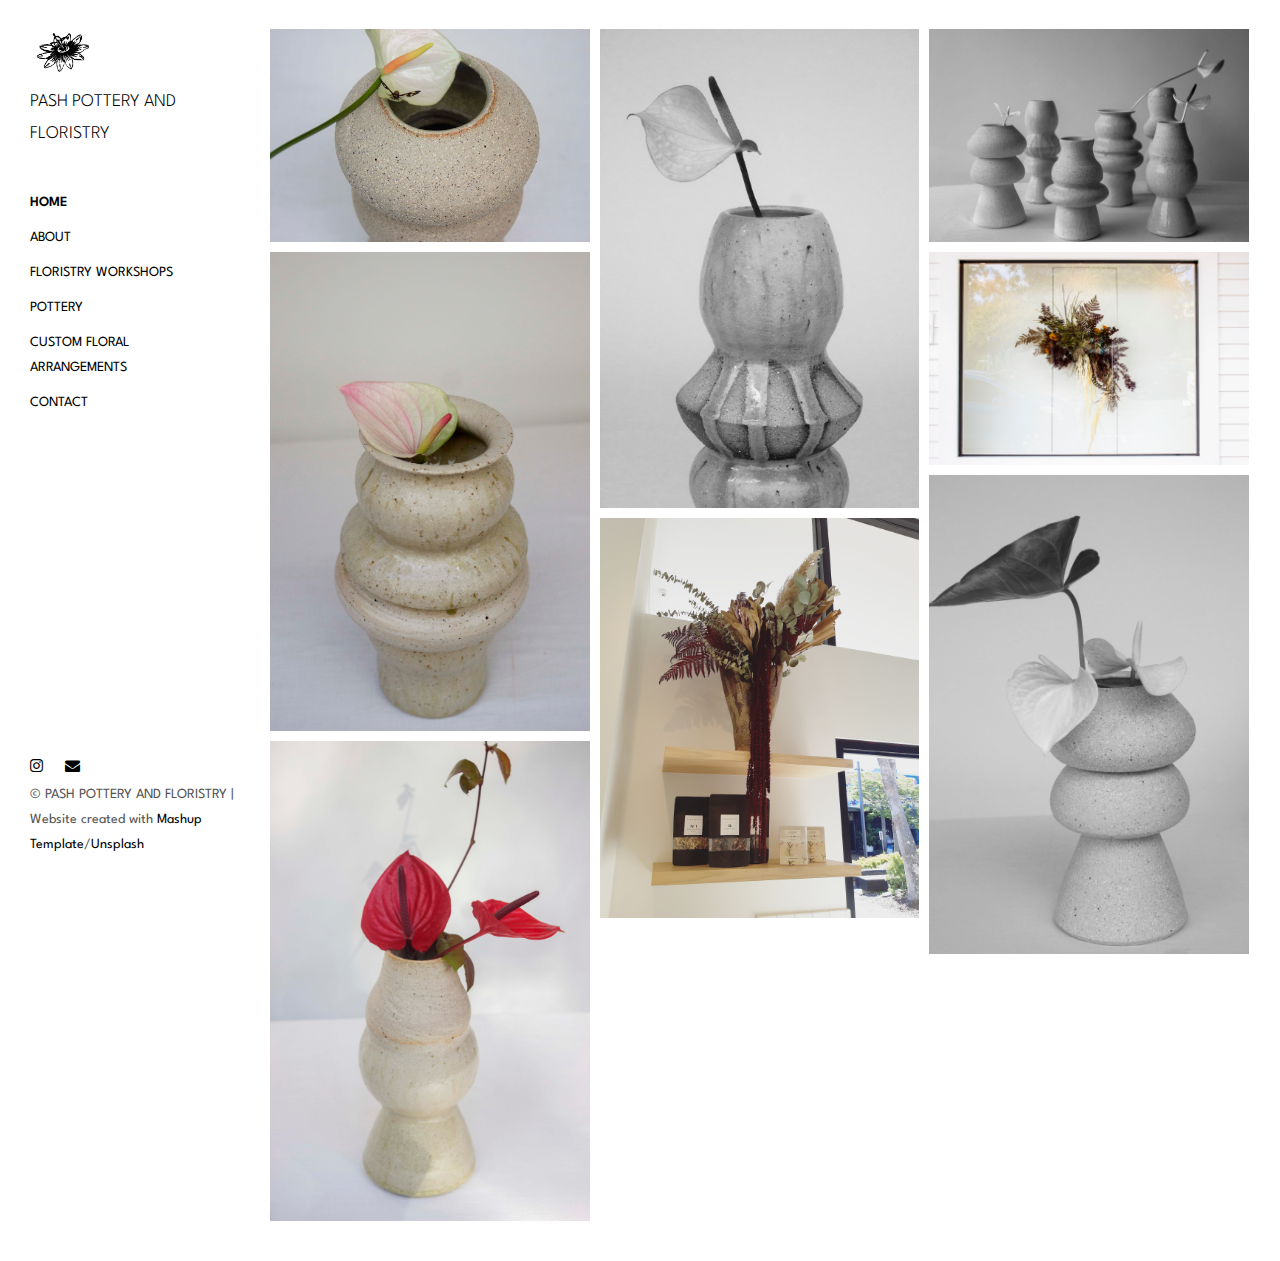
<file: index.html>
<!DOCTYPE html>
<html lang="en">
  <head>
    <meta charset="UTF-8" />
    <meta content="IE=edge" http-equiv="X-UA-Compatible" />
    <meta content="width=device-width,initial-scale=1" name="viewport" />
    <meta content="Page description" name="description" />
    <meta name="google" content="notranslate" />
    <meta
      content="Mashup templates have been developped by Orson.io team"
      name="author"
    />

    <!-- Disable tap highlight on IE -->
    <meta name="msapplication-tap-highlight" content="no" />

    <link href="./assets/apple-icon-180x180.png" rel="apple-touch-icon" />
    <link href="./assets/favicon.ico" rel="icon" />

    <title>PASH POTTERY AND FLORISTRY</title>

    <link href="./main.82cfd66e.css" rel="stylesheet" />
  </head>

  <body>
    <!-- Add your content of header -->
    <header class="">
      <div class="navbar navbar-default visible-xs">
        <button type="button" class="navbar-toggle collapsed">
          <span class="sr-only">Toggle navigation</span>
          <span class="icon-bar"></span>
          <span class="icon-bar"></span>
          <span class="icon-bar"></span>
        </button>
        <a href="./index.html" class="navbar-brand">PASH POTTERY AND FLORISTRY</a>
      </div>

      <nav class="sidebar">
        <div class="navbar-collapse" id="navbar-collapse">
          <div class="site-header hidden-xs">
            <a class="site-brand" href="./index.html" title="">
              <img
                class="img-responsive site-logo"
                alt=""
                src="./assets/images/logo.png"
                style="height: 50px;"
              />
              PASH POTTERY AND FLORISTRY
            </a>
            
          </div>
          <ul class="nav">
                        <li><a href="./index.html" title="">HOME</a></li>
            <li><a href="./about.html" title="">ABOUT</a></li>
            <!-- <li><a href="./services.html" title="">SERVICES</a></li> -->
            <li><a href="./workshop.html" title="">FLORISTRY WORKSHOPS</a></li>
            <li><a href="./pottery.html" title="">POTTERY</a></li>
            <li><a href="./custom.html" title="">CUSTOM FLORAL ARRANGEMENTS</a></li>
            <li><a href="./contact.html" title="">CONTACT</a></li>
          </ul>

          <nav class="nav-footer">
            <p class="nav-footer-social-buttons">
              <a
                class="fa-icon"
                href="https://www.instagram.com/pashpotteryandfloristry/?hl=en"
                title=""
              >
                <i class="fa fa-instagram"></i>
              </a>

              <a class="fa-icon" href="mailto:michelle.peteros@gmail.com" title="">
                 <i class="fa fa-envelope"></i>
              </a>
              </a>
            </p>
            <p>
              © PASH POTTERY AND FLORISTRY | Website created with
              <a
                href="http://www.mashup-template.com/"
                title="Create website with free html template"
                >Mashup Template</a
              >/<a
                href="https://www.unsplash.com/"
                title="Beautiful Free Images"
                >Unsplash</a
              >
            </p>
          </nav>
        </div>
      </nav>
    </header>
    <main class="" id="main-collapse">
      <!-- Add your site or app content here -->

      <div class="hero-full-wrapper">
        <div class="grid">
          <div class="gutter-sizer"></div>
          <div class="grid-sizer"></div>

          <div class="grid-item">
            <img
              class="img-responsive"
              alt=""
              src="./assets/images/1_img.jpg"
            />
            <!-- <a href="./project.html" class="project-description">
              <div class="project-text-holder">
                <div class="project-text-inner">
                  <h3>Vivamus vestibulum</h3>
                  <p>Discover more</p>
                </div>
              </div>
            </a> -->
          </div>

          <div class="grid-item">
            <img
              class="img-responsive"
              alt=""
              src="./assets/images/2_img.jpg"
            />
            <!-- <a href="./project.html" class="project-description">
              <div class="project-text-holder">
                <div class="project-text-inner">
                  <h3>Vivamus vestibulum</h3>
                  <p>Discover more</p>
                </div>
              </div>
            </a> -->
          </div>

          <div class="grid-item">
            <img
              class="img-responsive"
              alt=""
              src="./assets/images/3_img.jpg"
            />
            <!-- <a href="./project.html" class="project-description">
              <div class="project-text-holder">
                <div class="project-text-inner">
                  <h3>Vivamus vestibulum</h3>
                  <p>Discover more</p>
                </div>
              </div>
            </a> -->
          </div>
          <div class="grid-item">
            <img
              class="img-responsive"
              alt=""
              src="./assets/images/4_img.jpg"
            />
            <!-- <a href="./project.html" class="project-description">
              <div class="project-text-holder">
                <div class="project-text-inner">
                  <h3>Vivamus vestibulum</h3>
                  <p>Discover more</p>
                </div>
              </div>
            </a> -->
          </div>

          <div class="grid-item">
            <img
              class="img-responsive"
              alt=""
              src="./assets/images/5_img.jpg"
            />
            <!-- <a href="./project.html" class="project-description">
              <div class="project-text-holder">
                <div class="project-text-inner">
                  <h3>Vivamus vestibulum</h3>
                  <p>Discover more</p>
                </div>
              </div>
            </a> -->
          </div>

          <div class="grid-item">
            <img
              class="img-responsive"
              alt=""
              src="./assets/images/6_img.jpg"
            />
            <!-- <a href="./project.html" class="project-description">
              <div class="project-text-holder">
                <div class="project-text-inner">
                  <h3>Vivamus vestibulum</h3>
                  <p>Discover more</p>
                </div>
              </div>
            </a> -->
          </div>

          <div class="grid-item">
            <img
              class="img-responsive"
              alt=""
              src="./assets/images/7_img.jpg"
            />
            <!-- <a href="./project.html" class="project-description">
              <div class="project-text-holder">
                <div class="project-text-inner">
                  <h3>Vivamus vestibulum</h3>
                  <p>Discover more</p>
                </div>
              </div>
            </a> -->
          </div>
          <div class="grid-item">
            <img
              class="img-responsive"
              alt=""
              src="./assets/images/8_img.jpg"
            />
            <!-- <a href="./project.html" class="project-description">
              <div class="project-text-holder">
                <div class="project-text-inner">
                  <h3>Vivamus vestibulum</h3>
                  <p>Discover more</p>
                </div>
              </div>
            </a> -->
          </div>
        </div>
      </div>

      <script>
        document.addEventListener("DOMContentLoaded", function (event) {
          masonryBuild();
        });
      </script>
    </main>

    <script>
      document.addEventListener("DOMContentLoaded", function (event) {
        navbarToggleSidebar();
        navActivePage();
      });
    </script>

    <!-- Google Analytics: change UA-XXXXX-X to be your site's ID 

<script>
  (function (i, s, o, g, r, a, m) {
    i['GoogleAnalyticsObject'] = r; i[r] = i[r] || function () {
      (i[r].q = i[r].q || []).push(arguments)
    }, i[r].l = 1 * new Date(); a = s.createElement(o),
      m = s.getElementsByTagName(o)[0]; a.async = 1; a.src = g; m.parentNode.insertBefore(a, m)
  })(window, document, 'script', '//www.google-analytics.com/analytics.js', 'ga');
  ga('create', 'UA-XXXXX-X', 'auto');
  ga('send', 'pageview');
</script>

-->
    <script type="text/javascript" src="./main.85741bff.js"></script>
  </body>
</html>
</file>
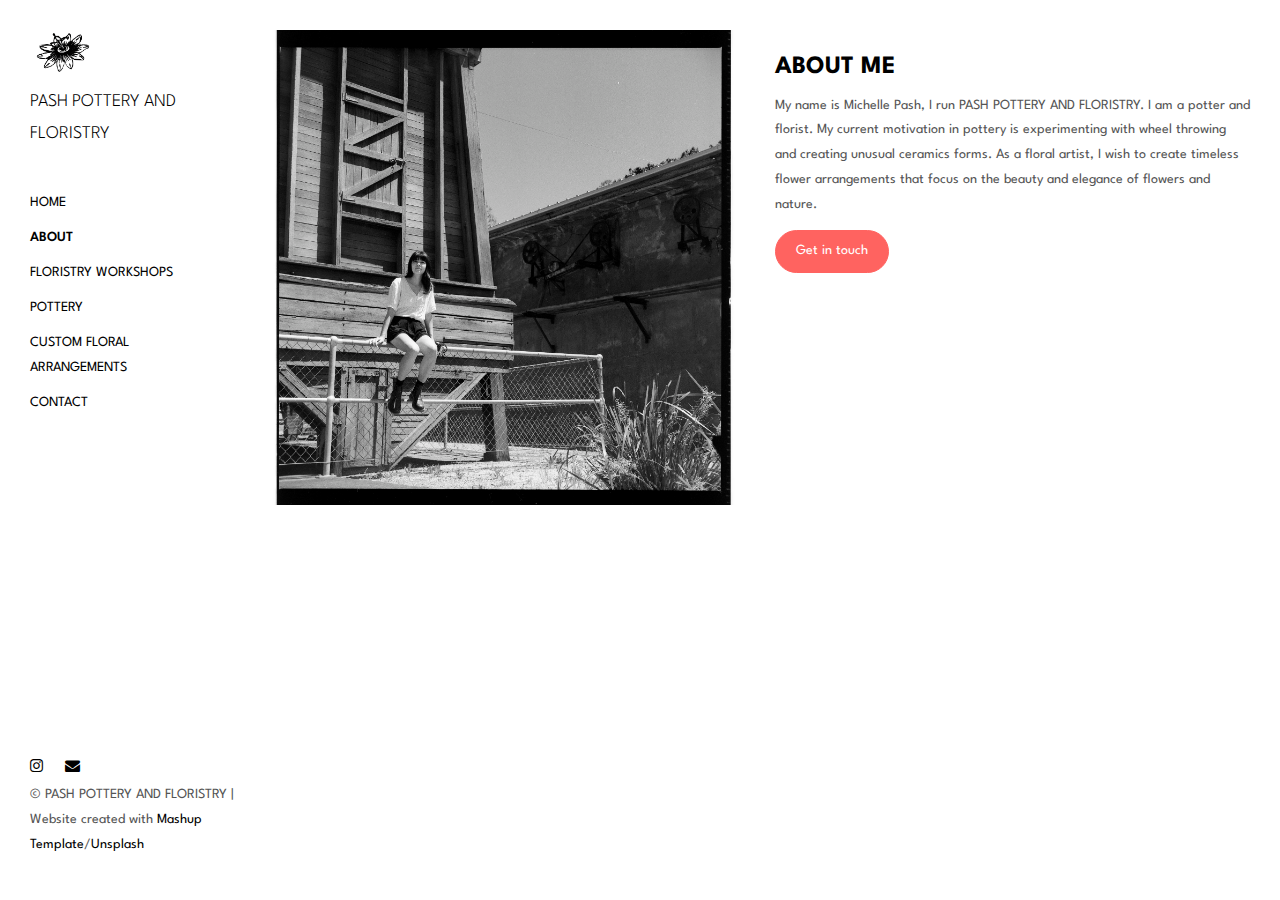
<file: about.html>
<!DOCTYPE html>
<html lang="en">
  <head>
    <meta charset="UTF-8" />
    <meta content="IE=edge" http-equiv="X-UA-Compatible" />
    <meta content="width=device-width,initial-scale=1" name="viewport" />
    <meta content="description" name="description" />
    <meta name="google" content="notranslate" />
    <meta
      content="Mashup templates have been developped by Orson.io team"
      name="author"
    />

    <!-- Disable tap highlight on IE -->
    <meta name="msapplication-tap-highlight" content="no" />

    <link href="./assets/apple-icon-180x180.png" rel="apple-touch-icon" />
    <link href="./assets/favicon.ico" rel="icon" />
    <link
      href="https://fonts.googleapis.com/css2?family=Spartan:wght@200&display=swap"
      rel="stylesheet"
    />

    <title>PASH POTTERY AND FLORISTRY</title>

    <link href="./main.82cfd66e.css" rel="stylesheet" />
  </head>

  <body>
    <!-- Add your content of header -->
    <header class="">
      <div class="navbar navbar-default visible-xs">
        <button type="button" class="navbar-toggle collapsed">
          <span class="sr-only">Toggle navigation</span>
          <span class="icon-bar"></span>
          <span class="icon-bar"></span>
          <span class="icon-bar"></span>
        </button>
        <a href="./index.html" class="navbar-brand"
          >PASH POTTERY AND FLORISTRY</a
        >
      </div>

      <nav class="sidebar">
        <div class="navbar-collapse" id="navbar-collapse">
          <div class="site-header hidden-xs">
            <a class="site-brand" href="./index.html" title="">
              <img
                class="img-responsive site-logo"
                alt=""
                src="./assets/images/logo.png"
                style="height: 50px;"
              />
              PASH POTTERY AND FLORISTRY
            </a>
          </div>
          <ul class="nav">
            <li><a href="./index.html" title="">HOME</a></li>
            <li><a href="./about.html" title="">ABOUT</a></li>
            <!-- <li><a href="./services.html" title="">SERVICES</a></li> -->
            <li><a href="./workshop.html" title="">FLORISTRY WORKSHOPS</a></li>
            <li><a href="./pottery.html" title="">POTTERY</a></li>
            <li>
              <a href="./custom.html" title="">CUSTOM FLORAL ARRANGEMENTS</a>
            </li>
            <li><a href="./contact.html" title="">CONTACT</a></li>
          </ul>

          <nav class="nav-footer">
            <p class="nav-footer-social-buttons">
              <a
                class="fa-icon"
                href="https://www.instagram.com/pashpotteryandfloristry/?hl=enpashpotteryandfloristry/?hl=enpashpotteryandfloristry/?hl=en"
                title=""
              >
                <i class="fa fa-instagram"></i>
              </a>

              <a
                class="fa-icon"
                href="mailto:michelle.peteros@gmail.com"
                title=""
              >
                <i class="fa fa-envelope"></i>
              </a>
            </p>
            <p>
              © PASH POTTERY AND FLORISTRY | Website created with
              <a
                href="http://www.mashup-template.com/"
                title="Create website with free html template"
                >Mashup Template</a
              >/<a
                href="https://www.unsplash.com/"
                title="Beautiful Free Images"
                >Unsplash</a
              >
            </p>
          </nav>
        </div>
      </nav>
    </header>
    <main class="" id="main-collapse">
      <div class="row">
        <div class="col-xs-12 col-md-6">
          <img
            class="img-responsive"
            alt=""
            src="./assets/images/michelle.jpg"
          />
        </div>
        <div class="col-xs-12 col-md-6">
          <h3>ABOUT ME</h3>

          <p>
            My name is Michelle Pash, I run PASH POTTERY AND FLORISTRY. I am a
            potter and florist. My current motivation in pottery is
            experimenting with wheel throwing and creating unusual ceramics
            forms. As a floral artist, I wish to create timeless flower
            arrangements that focus on the beauty and elegance of flowers and
            nature.
          </p>

          <!-- <h3>Incididunt ut labore</h3>

          <p>
            Class aptent taciti sociosqu ad litora torquent per conubia nostra,
            per inceptos himenaeos. Phasellus iaculis magna sagittis elit
            sagittis, at hendrerit lorem venenatis. Morbi accumsan iaculis
            blandit. Cras ultrices hendrerit nisl.
          </p>

          <h3>Ut enim ad minim veniam</h3>

          <p>
            Lorem ipsum dolor sit amet, consectetur adipiscing elit. Maecenas
            luctus at sem quis varius. Class aptent taciti sociosqu ad litora
            torquent per conubia nostra, per inceptos himenaeos. Phasellus
            iaculis magna sagittis elit sagittis, at hendrerit lorem venenatis.
            Morbi accumsan iaculis blandit. Cras ultrices hendrerit nisl.
          </p>
          <h3>Phasellus iaculis magna</h3>
          <p>
            Duis aute irure dolor in reprehenderit in voluptate velit esse
            cillum dolore eu fugiat nulla pariatur. Excepteur sint occaecat
            cupidatat non proident, sunt in culpa qui officia deserunt mollit
            anim id est laborum.
          </p> -->

          <a href="contact.html" class="btn btn-primary" title="">
            Get in touch</a
          >
        </div>
      </div>
    </main>

    <script>
      document.addEventListener("DOMContentLoaded", function (event) {
        navbarToggleSidebar();
        navActivePage();
      });
    </script>

    <!-- Google Analytics: change UA-XXXXX-X to be your site's ID 

<script>
  (function (i, s, o, g, r, a, m) {
    i['GoogleAnalyticsObject'] = r; i[r] = i[r] || function () {
      (i[r].q = i[r].q || []).push(arguments)
    }, i[r].l = 1 * new Date(); a = s.createElement(o),
      m = s.getElementsByTagName(o)[0]; a.async = 1; a.src = g; m.parentNode.insertBefore(a, m)
  })(window, document, 'script', '//www.google-analytics.com/analytics.js', 'ga');
  ga('create', 'UA-XXXXX-X', 'auto');
  ga('send', 'pageview');
</script>

-->
    <script type="text/javascript" src="./main.85741bff.js"></script>
  </body>
</html>
</file>
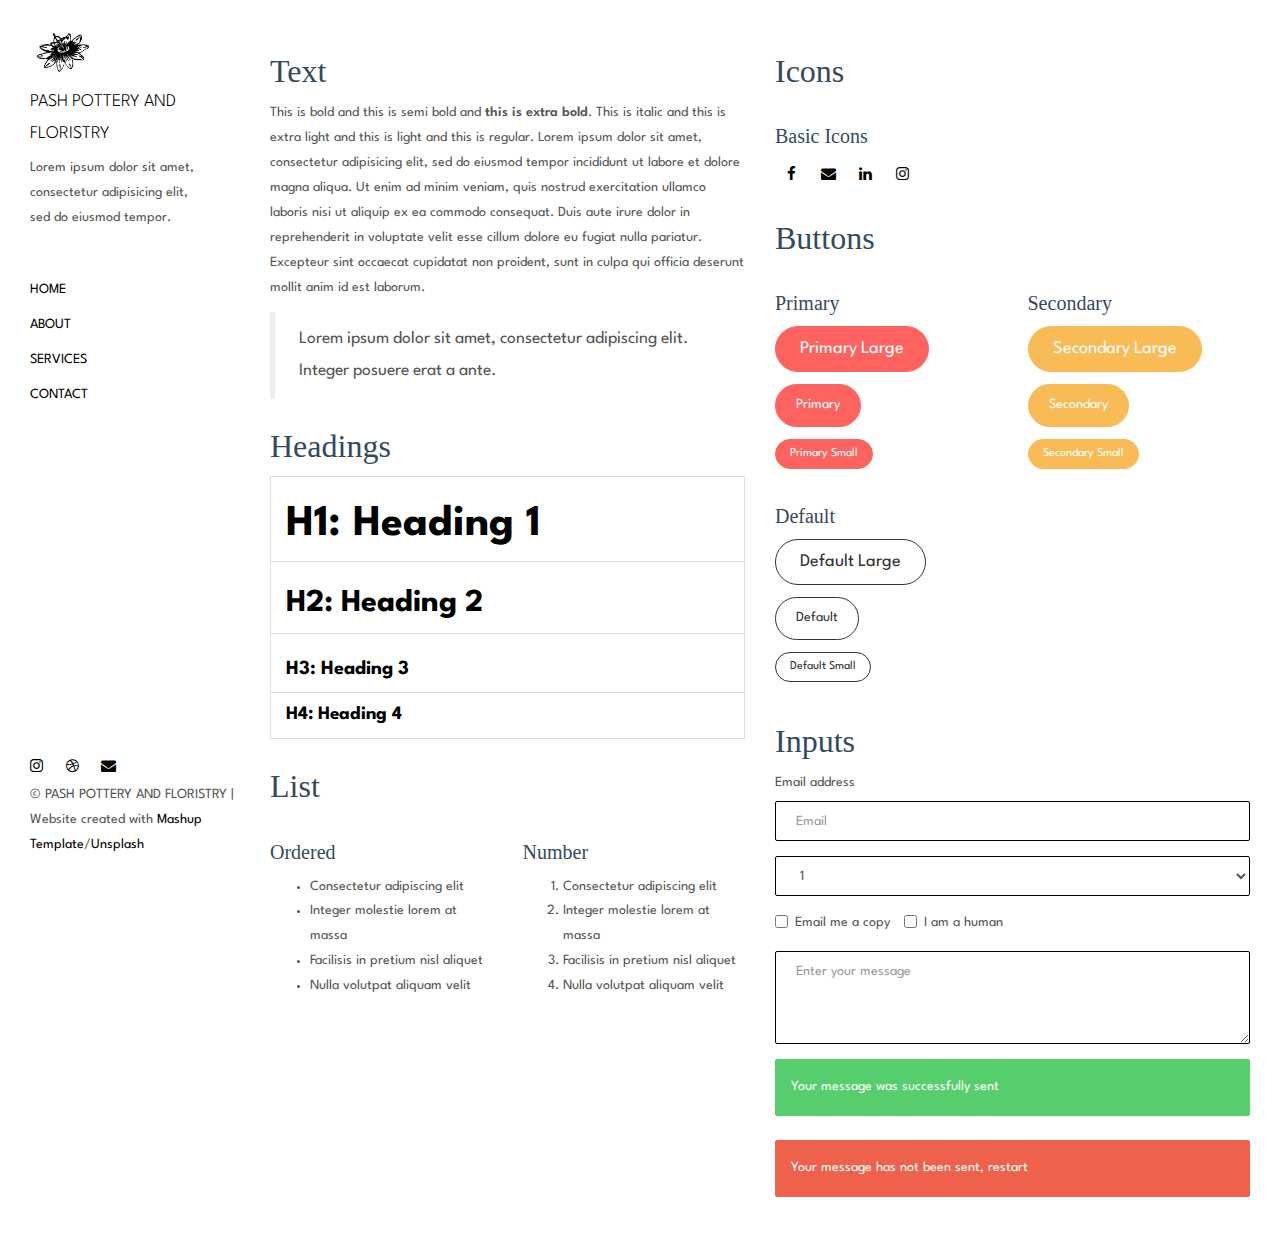
<file: components.html>
<!DOCTYPE html>
<html lang="en">

<head>
  <meta charset="UTF-8">
  <meta content="IE=edge" http-equiv="X-UA-Compatible">
  <meta content="width=device-width,initial-scale=1" name="viewport">
  <meta content="description" name="description">
  <meta name="google" content="notranslate" />
  <meta content="Mashup templates have been developped by Orson.io team" name="author">

  <!-- Disable tap highlight on IE -->
  <meta name="msapplication-tap-highlight" content="no">
  
  <link href="./assets/apple-icon-180x180.png" rel="apple-touch-icon">
  <link href="./assets/favicon.ico" rel="icon">



  <title>PASH POTTERY AND FLORISTRY</title>  

<link href="./main.82cfd66e.css" rel="stylesheet"></head>

<body>

 <!-- Add your content of header -->
<header class="">
  <div class="navbar navbar-default visible-xs">
    <button type="button" class="navbar-toggle collapsed">
      <span class="sr-only">Toggle navigation</span>
      <span class="icon-bar"></span>
      <span class="icon-bar"></span>
      <span class="icon-bar"></span>
    </button>
    <a href="./index.html" class="navbar-brand">PASH POTTERY AND FLORISTRY</a>
  </div>

  <nav class="sidebar">
    <div class="navbar-collapse" id="navbar-collapse">
      <div class="site-header hidden-xs">
          <a class="site-brand" href="./index.html" title="">
            <img class="img-responsive site-logo" alt="" src="./assets/images/logo.png"
                style="height:50px">
            PASH POTTERY AND FLORISTRY
          </a>
        <p>Lorem ipsum dolor sit amet, consectetur adipisicing elit, sed do eiusmod
        tempor.</p>
      </div>
      <ul class="nav">
        <li><a href="./index.html" title="">HOME</a></li>
        <li><a href="./about.html" title="">ABOUT</a></li>
        <li><a href="./services.html" title="">SERVICES</a></li>
        <li><a href="./contact.html" title="">CONTACT</a></li>
        

      </ul>

      <nav class="nav-footer">
        <p class="nav-footer-social-buttons">
          <a class="fa-icon" href="https://www.instagram.com/pashpotteryandfloristry/?hl=enpashpotteryandfloristry/?hl=en" title="">
            <i class="fa fa-instagram"></i>
          </a>
          <a class="fa-icon" href="https://dribbble.com/" title="">
            <i class="fa fa-dribbble"></i>
          </a>
          <a class="fa-icon" href="mailto:michelle.peteros@gmail.com" title="">
             <i class="fa fa-envelope"></i>
              </a>
          </a>
        </p>
        <p>© PASH POTTERY AND FLORISTRY | Website created with <a href="http://www.mashup-template.com/" title="Create website with free html template">Mashup Template</a>/<a href="https://www.unsplash.com/" title="Beautiful Free Images">Unsplash</a></p>
      </nav>  
    </div> 
  </nav>
</header>
<main class="" id="main-collapse">


<!-- Add your site or app content here -->

    <div class="row">
      <div class="col-xs-12 col-md-6">

        <div class="template-example">
          <h2 class="template-title-example">Text</h2>
          <p>This is bold and this is semi bold and <b>this is extra bold</b>. This is italic and this is extra light and this is light
          and this is regular. Lorem ipsum dolor sit amet, consectetur adipisicing elit, sed do eiusmod
          tempor incididunt ut labore et dolore magna aliqua. Ut enim ad minim veniam,
          quis nostrud exercitation ullamco laboris nisi ut aliquip ex ea commodo
          consequat. Duis aute irure dolor in reprehenderit in voluptate velit esse
          cillum dolore eu fugiat nulla pariatur. Excepteur sint occaecat cupidatat non
          proident, sunt in culpa qui officia deserunt mollit anim id est laborum.

          <blockquote>
            <p>Lorem ipsum dolor sit amet, consectetur adipiscing elit. Integer posuere erat a ante.</p>
          </blockquote>
          
          </p>
        </div>

        <div class="template-example">
          <h2 class="template-title-example">Headings</h2>
          
          <table class="table table-bordered">
            <tr><td><h1>H1: Heading 1</h1></td></tr>
            <tr><td><h2>H2: Heading 2</h2></td></tr>
            <tr><td><h3>H3: Heading 3</h3></td></tr>
            <tr><td><h4>H4: Heading 4</h4></td></tr>
          </table>
          
        </div>

        
        <div class="template-example">
          <h2 class="template-title-example">List</h2>
          <div class="row">
            <div class="col-md-6">
              <h3 class="template-title-example">Ordered</h3>
              <ul>
                <li>Consectetur adipiscing elit</li>
                <li>Integer molestie lorem at massa</li>
                <li>Facilisis in pretium nisl aliquet</li>
                <li>Nulla volutpat aliquam velit</li>
              </ul>
            </div>
            <div class="col-md-6">
              <h3 class="template-title-example">Number</h3>
              <ol>
                <li>Consectetur adipiscing elit</li>
                <li>Integer molestie lorem at massa</li>
                <li>Facilisis in pretium nisl aliquet</li>
                <li>Nulla volutpat aliquam velit</li>
              </ol>
            </div>
          </div>
        </div>
        

        
      </div>

      <div class="col-xs-12 col-md-6">
        <div class="template-example">
          <h2 class="template-title-example">Icons</h2>
          
          <div class="row">
            
            <div class="col-md-6">
               <h3 class="template-title-example">Basic Icons</h2>
                <ul class="list-icons">
                  <li>
                    <span class="fa-icon">
                      <i class="fa fa-facebook"></i>
                    </span>
                  </li>
                  <li>
                    <span class="fa-icon">
                       <i class="fa fa-envelope"></i>
              </a>
                    </span>
                  </li>
                  <li>
                    <span class="fa-icon">
                      <i class="fa fa-linkedin"></i>
                    </span>
                  </li>
                  <li>
                    <span class="fa-icon">
                      <i class="fa fa-instagram"></i>
                    </span>
                  </li>
                </ul>
            </div>

          </div>


          


        </div>

        <div class="template-example">
          <h2 class="template-title-example">Buttons</h2>
          <div class="row">
            <div class="col-md-6">
              <h3 class="template-title-example">Primary</h2>
              <div class="row">
                  <div class="col-md-6">
                  <p><a href="" class="btn btn-primary btn-lg">Primary Large</a></p>
                  <p><a href="" class="btn btn-primary">Primary </a></p>
                  <p><a href="" class="btn btn-primary btn-sm">Primary Small</a></p>
                </div>
              </div>

              <h3 class="template-title-example">Default</h2>
              <div class="row">
                  <div class="col-md-6">
                  <p><a href="" class="btn btn-default btn-lg">Default Large</a></p>
                  <p><a href="" class="btn btn-default">Default </a></p>
                  <p><a href="" class="btn btn-default btn-sm">Default Small</a></p>
                </div>
              </div>

            </div>

            <div class="col-md-6">
              <h3 class="template-title-example">Secondary</h2>
              <div class="row">
                  <div class="col-md-6">
                  <p><a href="" class="btn btn-info btn-lg">Secondary Large</a></p>
                  <p><a href="" class="btn btn-info">Secondary </a></p>
                  <p><a href="" class="btn btn-info btn-sm">Secondary Small</a></p>
                </div>
              </div>
            </div>
          </div>
        </div>
        
        <div class="template-example">
          <h2 class="template-title-example">Inputs</h2>

            <div class="form-group">
              <label for="exampleInputEmail1">Email address</label>
              <input type="email" class="form-control" id="exampleInputEmail1" placeholder="Email">
            </div>

            <div class="form-group">
              <select class="form-control">
                <option>1</option>
                <option>2</option>
                <option>3</option>
                <option>4</option>
                <option>5</option>
              </select>
            </div>

            <div class="form-group">
              <label class="checkbox-inline">
                <input 
                type="checkbox" id="inlineCheckbox1" value="option1"> Email me a copy
              </label>
              <label class="checkbox-inline">
                <input type="checkbox" id="inlineCheckbox2" value="option2"> I am a human
              </label>
            </div>

            <div class="form-group">
              <textarea class="form-control" rows="3" placeholder="Enter your message"></textarea>
            </div>
            
            <div class="alert alert-success" role="alert">Your message was successfully sent</div>
            <div class="alert alert-danger" role="alert">Your message has not been sent, restart</div>
        </div>




      </div>
    </div>
 

</main>

<script>
document.addEventListener("DOMContentLoaded", function (event) {
  navbarToggleSidebar();
  navActivePage();
});
</script>

<!-- Google Analytics: change UA-XXXXX-X to be your site's ID 

<script>
  (function (i, s, o, g, r, a, m) {
    i['GoogleAnalyticsObject'] = r; i[r] = i[r] || function () {
      (i[r].q = i[r].q || []).push(arguments)
    }, i[r].l = 1 * new Date(); a = s.createElement(o),
      m = s.getElementsByTagName(o)[0]; a.async = 1; a.src = g; m.parentNode.insertBefore(a, m)
  })(window, document, 'script', '//www.google-analytics.com/analytics.js', 'ga');
  ga('create', 'UA-XXXXX-X', 'auto');
  ga('send', 'pageview');
</script>

--> <script type="text/javascript" src="./main.85741bff.js"></script></body>

</html>
</file>
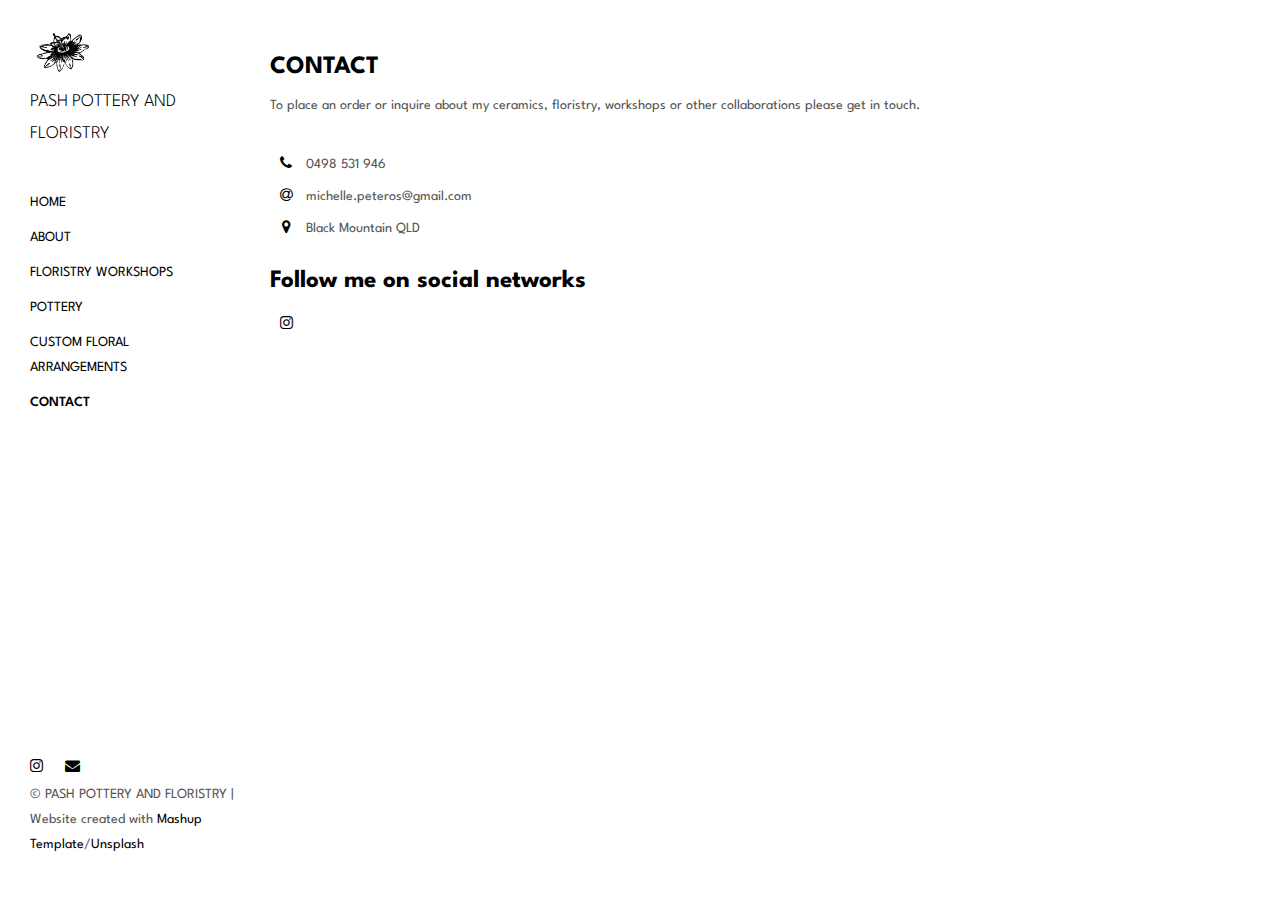
<file: contact.html>
<!DOCTYPE html>
<html lang="en">
  <head>
    <meta charset="UTF-8" />
    <meta content="IE=edge" http-equiv="X-UA-Compatible" />
    <meta content="width=device-width,initial-scale=1" name="viewport" />
    <meta content="description" name="description" />
    <meta name="google" content="notranslate" />
    <meta
      content="Mashup templates have been developped by Orson.io team"
      name="author"
    />

    <!-- Disable tap highlight on IE -->
    <meta name="msapplication-tap-highlight" content="no" />

    <link href="./assets/apple-icon-180x180.png" rel="apple-touch-icon" />
    <link href="./assets/favicon.ico" rel="icon" />

    <title>PASH POTTERY AND FLORISTRY</title>

    <link href="./main.82cfd66e.css" rel="stylesheet" />
  </head>

  <body>
    <!-- Add your content of header -->
    <header class="">
      <div class="navbar navbar-default visible-xs">
        <button type="button" class="navbar-toggle collapsed">
          <span class="sr-only">Toggle navigation</span>
          <span class="icon-bar"></span>
          <span class="icon-bar"></span>
          <span class="icon-bar"></span>
        </button>
        <a href="./index.html" class="navbar-brand">PASH POTTERY AND FLORISTRY</a>
      </div>

      <nav class="sidebar">
        <div class="navbar-collapse" id="navbar-collapse">
          <div class="site-header hidden-xs">
            <a class="site-brand" href="./index.html" title="">
              <img
                class="img-responsive site-logo"
                alt=""
                src="./assets/images/logo.png"
                style="height: 50px;"
              />
              PASH POTTERY AND FLORISTRY
            </a>
            
          </div>
          <ul class="nav">
                        <li><a href="./index.html" title="">HOME</a></li>
            <li><a href="./about.html" title="">ABOUT</a></li>
            <!-- <li><a href="./services.html" title="">SERVICES</a></li> -->
            <li><a href="./workshop.html" title="">FLORISTRY WORKSHOPS</a></li>
            <li><a href="./pottery.html" title="">POTTERY</a></li>
            <li><a href="./custom.html" title="">CUSTOM FLORAL ARRANGEMENTS</a></li>
            <li><a href="./contact.html" title="">CONTACT</a></li>
          </ul>

          <nav class="nav-footer">
            <p class="nav-footer-social-buttons">
              <a
                class="fa-icon"
                href="https://www.instagram.com/pashpotteryandfloristry/?hl=en"
                title=""
              >
                <i class="fa fa-instagram"></i>
              </a>

              <a class="fa-icon" href="mailto:michelle.peteros@gmail.com" title="">
                 <i class="fa fa-envelope"></i>
              </a>
              </a>
            </p>
            <p>
              © PASH POTTERY AND FLORISTRY | Website created with
              <a
                href="http://www.mashup-template.com/"
                title="Create website with free html template"
                >Mashup Template</a
              >/<a
                href="https://www.unsplash.com/"
                title="Beautiful Free Images"
                >Unsplash</a
              >
            </p>
          </nav>
        </div>
      </nav>
    </header>
    <main class="" id="main-collapse">
      <div class="row">
        <div class="col-xs-12">
          <div class="section-container-spacer">
            <h3>CONTACT</h3>
            <p>
              To place an order or inquire about my ceramics, floristry, workshops or other collaborations please get in touch. 
            </p>
          </div>
          <div class="section-container-spacer">
            <form action="" class="reveal-content">
              <div class="row">
                <!-- <div class="col-md-6">
                  <div class="form-group">
                    <input
                      type="email"
                      class="form-control"
                      id="email"
                      placeholder="Email"
                    />
                  </div>
                  <div class="form-group">
                    <input
                      type="text"
                      class="form-control"
                      id="subject"
                      placeholder="Subject"
                    />
                  </div>
                  <div class="form-group">
                    <textarea
                      class="form-control"
                      rows="3"
                      placeholder="Enter your message"
                    ></textarea>
                  </div>
                  <a
                    href="mailto:michelle.peteros@gmail.com"
                    class="btn btn-primary btn-lg"
                  >
                    Send
                  </a>
                </div> -->
                <div class="col-md-6">
                  <ul class="list-unstyled address-container">
                    <li>
                      <span class="fa-icon">
                        <i class="fa fa-phone" aria-hidden="true"></i>
                      </span>
                      0498 531 946
                    </li>
                    <li>
                      <span class="fa-icon">
                        <i class="fa fa-at" aria-hidden="true"></i>
                      </span>
                      <a style="color:#555"
                    href="mailto:michelle.peteros@gmail.com"
             
                  >
                      michelle.peteros@gmail.com
                      </a>
                    </li>
                    <li>
                      <span class="fa-icon">
                        <i class="fa fa fa-map-marker" aria-hidden="true"></i>
                      </span>
                      Black Mountain QLD
                    </li>
                  </ul>
                  <h3>Follow me on social networks</h3>
                  
                  
                  <a
                    href="https://www.instagram.com/pashpotteryandfloristry/?hl=en"
                    title=""
                    class="fa-icon"
                  >
                    <i class="fa fa-instagram"></i>
                  </a>
                </div>
              </div>
            </form>
          </div>
        </div>
      </div>
    </main>

    <script>
      document.addEventListener("DOMContentLoaded", function (event) {
        navbarToggleSidebar();
        navActivePage();
      });
    </script>

    <!-- Google Analytics: change UA-XXXXX-X to be your site's ID 

<script>
  (function (i, s, o, g, r, a, m) {
    i['GoogleAnalyticsObject'] = r; i[r] = i[r] || function () {
      (i[r].q = i[r].q || []).push(arguments)
    }, i[r].l = 1 * new Date(); a = s.createElement(o),
      m = s.getElementsByTagName(o)[0]; a.async = 1; a.src = g; m.parentNode.insertBefore(a, m)
  })(window, document, 'script', '//www.google-analytics.com/analytics.js', 'ga');
  ga('create', 'UA-XXXXX-X', 'auto');
  ga('send', 'pageview');
</script>

-->
    <script type="text/javascript" src="./main.85741bff.js"></script>
  </body>
</html>
</file>
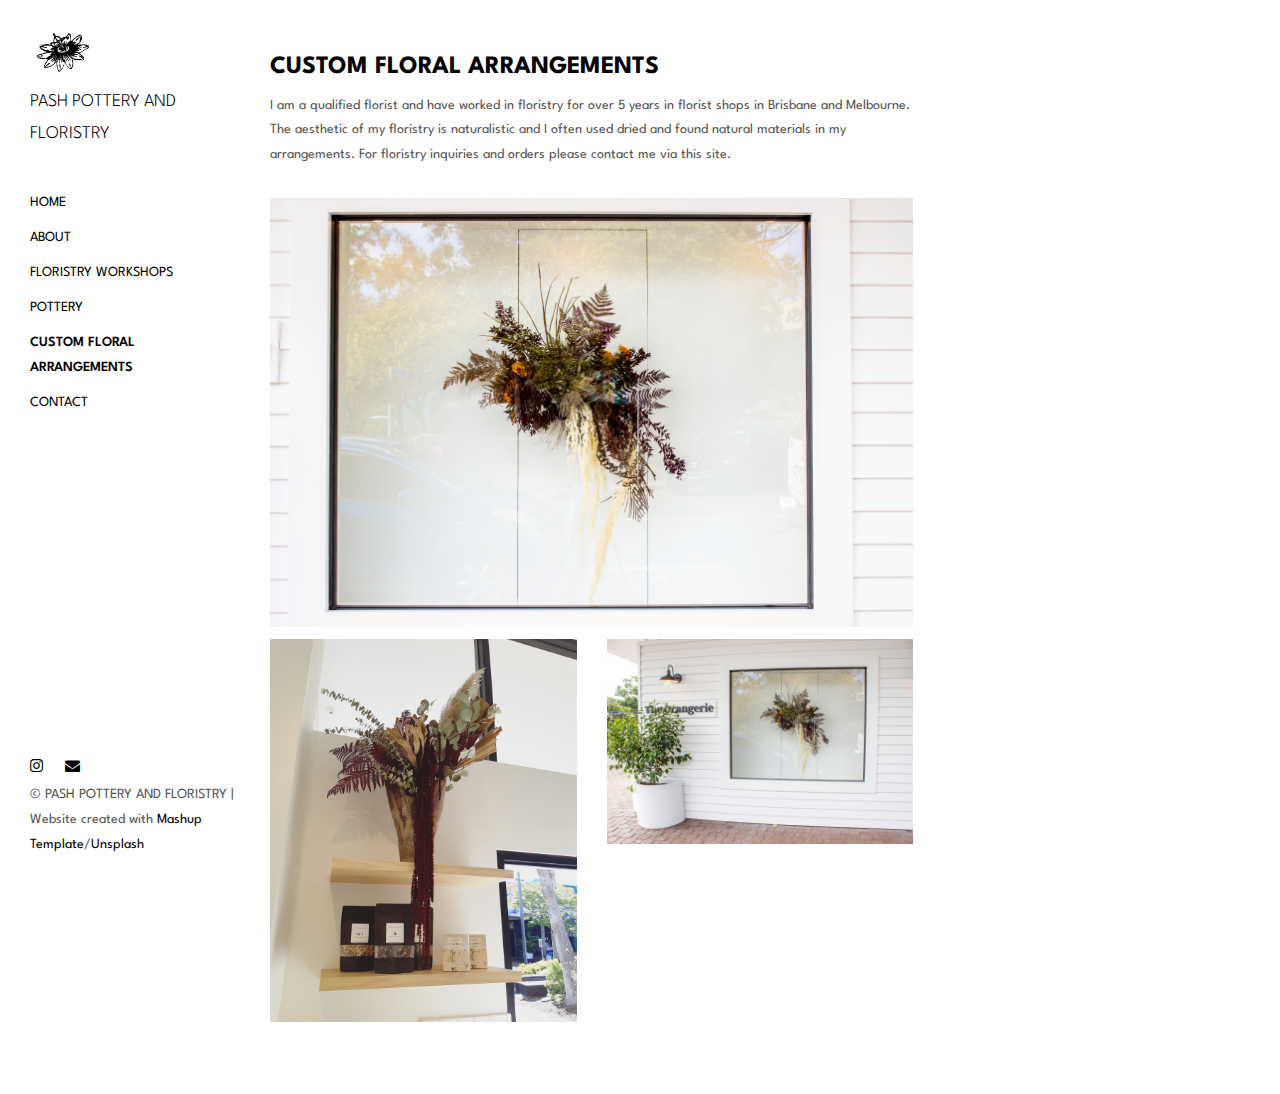
<file: custom.html>
<!DOCTYPE html>
<html lang="en">
  <head>
    <meta charset="UTF-8" />
    <meta content="IE=edge" http-equiv="X-UA-Compatible" />
    <meta content="width=device-width,initial-scale=1" name="viewport" />
    <meta content="description" name="description" />
    <meta name="google" content="notranslate" />
    <meta
      content="Mashup templates have been developped by Orson.io team"
      name="author"
    />

    <!-- Disable tap highlight on IE -->
    <meta name="msapplication-tap-highlight" content="no" />

    <link href="./assets/apple-icon-180x180.png" rel="apple-touch-icon" />
    <link href="./assets/favicon.ico" rel="icon" />

    <title>PASH POTTERY AND FLORISTRY</title>

    <link href="./main.82cfd66e.css" rel="stylesheet" />
  </head>

  <body>
    <!-- Add your content of header -->
    <header class="">
      <div class="navbar navbar-default visible-xs">
        <button type="button" class="navbar-toggle collapsed">
          <span class="sr-only">Toggle navigation</span>
          <span class="icon-bar"></span>
          <span class="icon-bar"></span>
          <span class="icon-bar"></span>
        </button>
        <a href="./index.html" class="navbar-brand">PASH POTTERY AND FLORISTRY</a>
      </div>

      <nav class="sidebar">
        <div class="navbar-collapse" id="navbar-collapse">
          <div class="site-header hidden-xs">
            <a class="site-brand" href="./index.html" title="">
              <img
                class="img-responsive site-logo"
                alt=""
                src="./assets/images/logo.png"
                style="height: 50px;"
              />
              PASH POTTERY AND FLORISTRY
            </a>
            
          </div>
          <ul class="nav">
                        <li><a href="./index.html" title="">HOME</a></li>
            <li><a href="./about.html" title="">ABOUT</a></li>
            <!-- <li><a href="./services.html" title="">SERVICES</a></li> -->
            <li><a href="./workshop.html" title="">FLORISTRY WORKSHOPS</a></li>
            <li><a href="./pottery.html" title="">POTTERY</a></li>
            <li><a href="./custom.html" title="">CUSTOM FLORAL ARRANGEMENTS</a></li>
            <li><a href="./contact.html" title="">CONTACT</a></li>
          </ul>

          <nav class="nav-footer">
            <p class="nav-footer-social-buttons">
              <a
                class="fa-icon"
                href="https://www.instagram.com/pashpotteryandfloristry/?hl=en"
                title=""
              >
                <i class="fa fa-instagram"></i>
              </a>

              <a class="fa-icon" href="mailto:michelle.peteros@gmail.com" title="">
                 <i class="fa fa-envelope"></i>
              </a>
              </a>
            </p>
            <p>
              © PASH POTTERY AND FLORISTRY | Website created with
              <a
                href="http://www.mashup-template.com/"
                title="Create website with free html template"
                >Mashup Template</a
              >/<a
                href="https://www.unsplash.com/"
                title="Beautiful Free Images"
                >Unsplash</a
              >
            </p>
          </nav>
        </div>
      </nav>
    </header>
    <main class="" id="main-collapse">
      <div class="row">
        <div class="col-xs-12 col-md-8">
          <div class="section-container-spacer">
            <h3>CUSTOM FLORAL ARRANGEMENTS</h3>
            <p>
              I am a qualified florist and have worked in floristry for over 5 years in florist shops in Brisbane and Melbourne. The aesthetic of my floristry is naturalistic and I often used dried and found natural materials in my arrangements. For floristry inquiries and orders please contact me via this site. 
            </p>
          </div>

          <div class="section-container-spacer">
            <p>
              <img
                class="img-responsive"
                alt=""
                src="./assets/images/5_img.jpg"
              />
            </p>
            <div class="row">
              <div class="col-xs-12 col-md-6">
                <p>
                  <img
                    class="img-responsive"
                    alt=""
                    src="./assets/images/7_img.jpg"
                  />
                </p>
              </div>
              <div class="col-xs-12 col-md-6">
                <p>
                  <img
                    class="img-responsive"
                    alt=""
                    src="./assets/images/1_custom.jpg"
                  />
                </p>
              </div>
            </div>
          </div>

          
        </div>
      </div>
    </main>

    <script>
      document.addEventListener("DOMContentLoaded", function (event) {
        navbarToggleSidebar();
        navActivePage();
      });
    </script>

    <!-- Google Analytics: change UA-XXXXX-X to be your site's ID 

<script>
  (function (i, s, o, g, r, a, m) {
    i['GoogleAnalyticsObject'] = r; i[r] = i[r] || function () {
      (i[r].q = i[r].q || []).push(arguments)
    }, i[r].l = 1 * new Date(); a = s.createElement(o),
      m = s.getElementsByTagName(o)[0]; a.async = 1; a.src = g; m.parentNode.insertBefore(a, m)
  })(window, document, 'script', '//www.google-analytics.com/analytics.js', 'ga');
  ga('create', 'UA-XXXXX-X', 'auto');
  ga('send', 'pageview');
</script>

-->
    <script type="text/javascript" src="./main.85741bff.js"></script>
  </body>
</html>
</file>
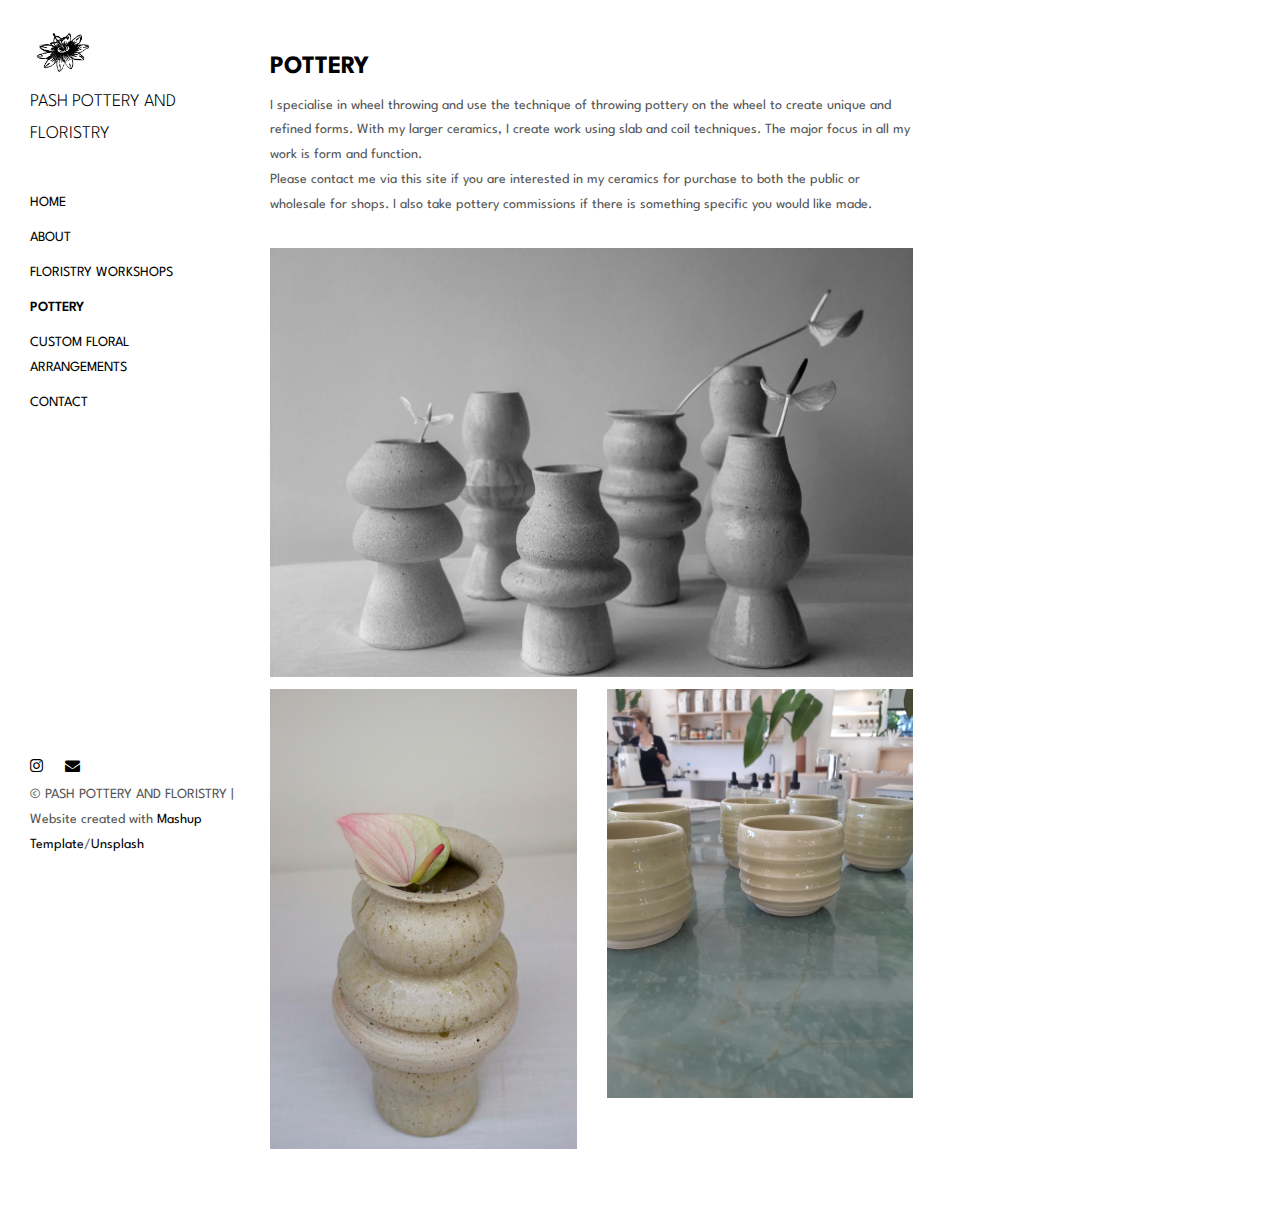
<file: pottery.html>
<!DOCTYPE html>
<html lang="en">
  <head>
    <meta charset="UTF-8" />
    <meta content="IE=edge" http-equiv="X-UA-Compatible" />
    <meta content="width=device-width,initial-scale=1" name="viewport" />
    <meta content="description" name="description" />
    <meta name="google" content="notranslate" />
    <meta
      content="Mashup templates have been developped by Orson.io team"
      name="author"
    />

    <!-- Disable tap highlight on IE -->
    <meta name="msapplication-tap-highlight" content="no" />

    <link href="./assets/apple-icon-180x180.png" rel="apple-touch-icon" />
    <link href="./assets/favicon.ico" rel="icon" />

    <title>PASH POTTERY AND FLORISTRY</title>

    <link href="./main.82cfd66e.css" rel="stylesheet" />
  </head>

  <body>
    <!-- Add your content of header -->
    <header class="">
      <div class="navbar navbar-default visible-xs">
        <button type="button" class="navbar-toggle collapsed">
          <span class="sr-only">Toggle navigation</span>
          <span class="icon-bar"></span>
          <span class="icon-bar"></span>
          <span class="icon-bar"></span>
        </button>
        <a href="./index.html" class="navbar-brand">PASH POTTERY AND FLORISTRY</a>
      </div>

      <nav class="sidebar">
        <div class="navbar-collapse" id="navbar-collapse">
          <div class="site-header hidden-xs">
            <a class="site-brand" href="./index.html" title="">
              <img
                class="img-responsive site-logo"
                alt=""
                src="./assets/images/logo.png"
                style="height: 50px;"
              />
              PASH POTTERY AND FLORISTRY
            </a>
            
          </div>
          <ul class="nav">
                        <li><a href="./index.html" title="">HOME</a></li>
            <li><a href="./about.html" title="">ABOUT</a></li>
            <!-- <li><a href="./services.html" title="">SERVICES</a></li> -->
            <li><a href="./workshop.html" title="">FLORISTRY WORKSHOPS</a></li>
            <li><a href="./pottery.html" title="">POTTERY</a></li>
            <li><a href="./custom.html" title="">CUSTOM FLORAL ARRANGEMENTS</a></li>
            <li><a href="./contact.html" title="">CONTACT</a></li>
          </ul>

          <nav class="nav-footer">
            <p class="nav-footer-social-buttons">
              <a
                class="fa-icon"
                href="https://www.instagram.com/pashpotteryandfloristry/?hl=en"
                title=""
              >
                <i class="fa fa-instagram"></i>
              </a>

              <a class="fa-icon" href="mailto:michelle.peteros@gmail.com" title="">
                 <i class="fa fa-envelope"></i>
              </a>
              </a>
            </p>
            <p>
              © PASH POTTERY AND FLORISTRY | Website created with
              <a
                href="http://www.mashup-template.com/"
                title="Create website with free html template"
                >Mashup Template</a
              >/<a
                href="https://www.unsplash.com/"
                title="Beautiful Free Images"
                >Unsplash</a
              >
            </p>
          </nav>
        </div>
      </nav>
    </header>
    <main class="" id="main-collapse">
      <div class="row">
        <div class="col-xs-12 col-md-8">
          <div class="section-container-spacer">
            <h3>POTTERY</h3>
            <p>
              I specialise in wheel throwing and use the technique of throwing pottery on the wheel to create unique and refined forms. With my larger ceramics, I create work using slab and coil techniques. The major focus in all my work is form and function. <br/>

Please contact me via this site if you are interested in my ceramics for purchase to both the public or wholesale for shops. I also take pottery commissions if there is something specific you would like made. 
            </p>
          </div>

          <div class="section-container-spacer">
            <p>
              <img
                class="img-responsive"
                alt=""
                src="./assets/images/3_img.jpg"
              />
            </p>
            <div class="row">
              <div class="col-xs-12 col-md-6">
                <p>
                  <img
                    class="img-responsive"
                    alt=""
                    src="./assets/images/4_img.jpg"
                  />
                </p>
              </div>
              <div class="col-xs-12 col-md-6">
                <p>
                  <img
                    class="img-responsive"
                    alt=""
                    src="./assets/images/1_pottery.jpg"
                  />
                </p>
              </div>
            </div>
          </div>

          
        </div>
      </div>
    </main>

    <script>
      document.addEventListener("DOMContentLoaded", function (event) {
        navbarToggleSidebar();
        navActivePage();
      });
    </script>

    <!-- Google Analytics: change UA-XXXXX-X to be your site's ID 

<script>
  (function (i, s, o, g, r, a, m) {
    i['GoogleAnalyticsObject'] = r; i[r] = i[r] || function () {
      (i[r].q = i[r].q || []).push(arguments)
    }, i[r].l = 1 * new Date(); a = s.createElement(o),
      m = s.getElementsByTagName(o)[0]; a.async = 1; a.src = g; m.parentNode.insertBefore(a, m)
  })(window, document, 'script', '//www.google-analytics.com/analytics.js', 'ga');
  ga('create', 'UA-XXXXX-X', 'auto');
  ga('send', 'pageview');
</script>

-->
    <script type="text/javascript" src="./main.85741bff.js"></script>
  </body>
</html>
</file>
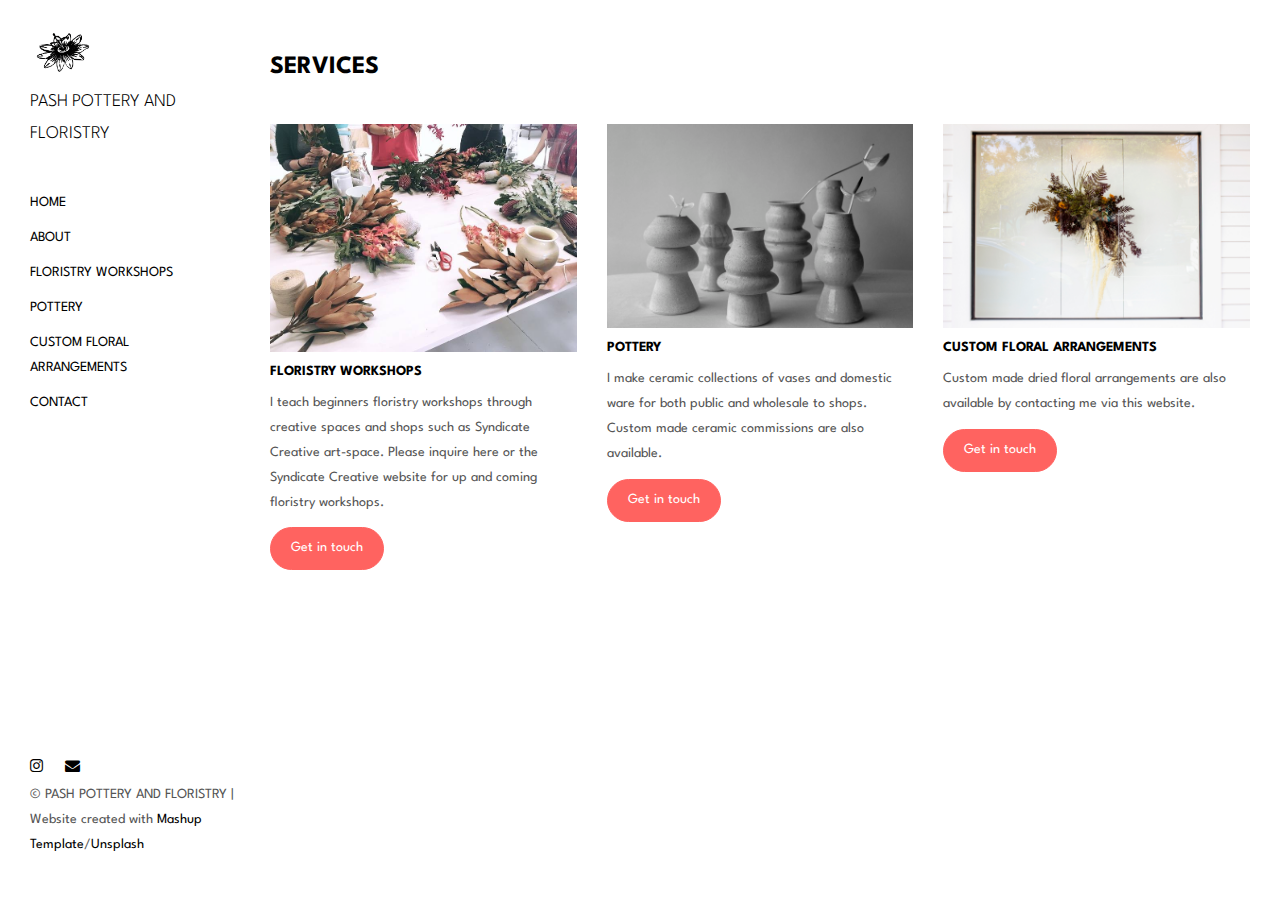
<file: services.html>
<!DOCTYPE html>
<html lang="en">
  <head>
    <meta charset="UTF-8" />
    <meta content="IE=edge" http-equiv="X-UA-Compatible" />
    <meta content="width=device-width,initial-scale=1" name="viewport" />
    <meta content="description" name="description" />
    <meta name="google" content="notranslate" />
    <meta
      content="Mashup templates have been developped by Orson.io team"
      name="author"
    />

    <!-- Disable tap highlight on IE -->
    <meta name="msapplication-tap-highlight" content="no" />

    <link href="./assets/apple-icon-180x180.png" rel="apple-touch-icon" />
    <link href="./assets/favicon.ico" rel="icon" />

    <title>PASH POTTERY AND FLORISTRY</title>

    <link href="./main.82cfd66e.css" rel="stylesheet" />
  </head>

  <body>
    <!-- Add your content of header -->
    <header class="">
      <div class="navbar navbar-default visible-xs">
        <button type="button" class="navbar-toggle collapsed">
          <span class="sr-only">Toggle navigation</span>
          <span class="icon-bar"></span>
          <span class="icon-bar"></span>
          <span class="icon-bar"></span>
        </button>
        <a href="./index.html" class="navbar-brand">PASH POTTERY AND FLORISTRY</a>
      </div>

      <nav class="sidebar">
        <div class="navbar-collapse" id="navbar-collapse">
          <div class="site-header hidden-xs">
            <a class="site-brand" href="./index.html" title="">
              <img
                class="img-responsive site-logo"
                alt=""
                src="./assets/images/logo.png"
                style="height: 50px;"
              />
              PASH POTTERY AND FLORISTRY
            </a>
            
          </div>
          <ul class="nav">
                        <li><a href="./index.html" title="">HOME</a></li>
            <li><a href="./about.html" title="">ABOUT</a></li>
            <!-- <li><a href="./services.html" title="">SERVICES</a></li> -->
            <li><a href="./workshop.html" title="">FLORISTRY WORKSHOPS</a></li>
            <li><a href="./pottery.html" title="">POTTERY</a></li>
            <li><a href="./custom.html" title="">CUSTOM FLORAL ARRANGEMENTS</a></li>
            <li><a href="./contact.html" title="">CONTACT</a></li>
          </ul>

          <nav class="nav-footer">
            <p class="nav-footer-social-buttons">
              <a
                class="fa-icon"
                href="https://www.instagram.com/pashpotteryandfloristry/?hl=en"
                title=""
              >
                <i class="fa fa-instagram"></i>
              </a>

              <a class="fa-icon" href="mailto:michelle.peteros@gmail.com" title="">
                 <i class="fa fa-envelope"></i>
              </a>
              </a>
            </p>
            <p>
              © PASH POTTERY AND FLORISTRY | Website created with
              <a
                href="http://www.mashup-template.com/"
                title="Create website with free html template"
                >Mashup Template</a
              >/<a
                href="https://www.unsplash.com/"
                title="Beautiful Free Images"
                >Unsplash</a
              >
            </p>
          </nav>
        </div>
      </nav>
    </header>
    <main class="" id="main-collapse">
      <div class="row">
        <div class="col-xs-12 section-container-spacer">
          <h3 >SERVICES</h3>
          <!-- <p>
            Lorem ipsum dolor sit amet, consectetur adipisicing elit, sed do
            eiusmod tempor incididunt ut labore et dolore magna aliqua. <br />Ut
            enim ad minim veniam, quis nostrud exercitation ullamco laboris nisi
            ut aliquip ex ea commodo consequat.
          </p> -->
        </div>

        <div class="col-xs-12 col-md-4 section-container-spacer">
          
          <div class="service-item">

            <img class="img-responsive" alt="" src="./assets/images/workshop_2.jpg" />
            <a href="./workshop.html" class="project-description">
              <div class="project-text-holder">
                <div class="project-text-inner">
                 
                  <p>Discover more</p>
                </div>
              </div>
            </a>
          </div>
          <h5>FLORISTRY WORKSHOPS</h5>
          <p>
            I teach beginners floristry workshops through creative spaces and
            shops such as Syndicate Creative art-space. Please inquire here or
            the Syndicate Creative website for up and coming floristry
            workshops.
            
          </p>
          <a href="./contact.html" class="btn btn-primary" title="">
            Get in touch</a
          >
        </div>

        <div class="col-xs-12 col-md-4 section-container-spacer">
          
          <div class="service-item">

            <img
            class="img-responsive"
            alt=""
            src="./assets/images/3_img.jpg"
            
          />
            <a href="./pottery.html" class="project-description">
              <div class="project-text-holder">
                <div class="project-text-inner">
                  
                  <p>Discover more</p>
                </div>
              </div>
            </a>
          </div>
          <h5>POTTERY</h5>
          <p>
            I make ceramic collections of vases and domestic ware for both
            public and wholesale to shops. Custom made ceramic commissions are
            also available.
          </p>
          <a href="./contact.html" class="btn btn-primary" title="">
            Get in touch</a
          >
        </div>

        <div class="col-xs-12 col-md-4 section-container-spacer">
         
          <div class="service-item">

            <img class="img-responsive" alt="" src="./assets/images/5_img.jpg" />
            <a href="./custom.html" class="project-description">
              <div class="project-text-holder">
                <div class="project-text-inner">
                  
                  <p>Discover more</p>
                </div>
              </div>
            </a>
            </div>
          <h5>CUSTOM FLORAL ARRANGEMENTS</h5>
          <p>
            Custom made dried floral arrangements are also available by
            contacting me via this website.
          </p>
          <a href="./contact.html" class="btn btn-primary" title="">
            Get in touch</a
          >
        </div>
      </div>
    </main>

    <script>
      document.addEventListener("DOMContentLoaded", function (event) {
        navbarToggleSidebar();
        navActivePage();
      });
    </script>

    <!-- Google Analytics: change UA-XXXXX-X to be your site's ID 

<script>
  (function (i, s, o, g, r, a, m) {
    i['GoogleAnalyticsObject'] = r; i[r] = i[r] || function () {
      (i[r].q = i[r].q || []).push(arguments)
    }, i[r].l = 1 * new Date(); a = s.createElement(o),
      m = s.getElementsByTagName(o)[0]; a.async = 1; a.src = g; m.parentNode.insertBefore(a, m)
  })(window, document, 'script', '//www.google-analytics.com/analytics.js', 'ga');
  ga('create', 'UA-XXXXX-X', 'auto');
  ga('send', 'pageview');
</script>

-->
    <script type="text/javascript" src="./main.85741bff.js"></script>
  </body>
</html>
</file>
<file: main.82cfd66e.css>
@import url("https://fonts.googleapis.com/css2?family=Spartan:wght@200&display=swap");


@import url(https://maxcdn.bootstrapcdn.com/font-awesome/4.7.0/css/font-awesome.min.css); /*!
 * Bootstrap v3.3.7 (http://getbootstrap.com)
 * Copyright 2011-2016 Twitter, Inc.
 * Licensed under MIT (https://github.com/twbs/bootstrap/blob/master/LICENSE)
 */
/*! normalize.css v3.0.3 | MIT License | github.com/necolas/normalize.css */


html {
  font-family: sans-serif;
  -ms-text-size-adjust: 100%;
  -webkit-text-size-adjust: 100%;
}
body {
  margin: 0;
}
article,
aside,
details,
figcaption,
figure,
footer,
header,
hgroup,
main,
menu,
nav,
section,
summary {
  display: block;
}
audio,
canvas,
progress,
video {
  display: inline-block;
  vertical-align: baseline;
}
audio:not([controls]) {
  display: none;
  height: 0;
}
[hidden],
template {
  display: none;
}
a {
  background-color: transparent;
}
a:active,
a:hover {
  outline: 0;
}
abbr[title] {
  border-bottom: 1px dotted;
}
b,
strong {
  font-weight: 600;
}
dfn {
  font-style: italic;
}
h1 {
  font-size: 2em;
  margin: 0.67em 0;
}
mark {
  background: #ff0;
  color: #000;
}
small {
  font-size: 80%;
}
sub,
sup {
  font-size: 75%;
  line-height: 0;
  position: relative;
  vertical-align: baseline;
}
sup {
  top: -0.5em;
}
sub {
  bottom: -0.25em;
}
img {
  border: 0;
}
svg:not(:root) {
  overflow: hidden;
}
figure {
  margin: 1em 40px;
}
hr {
  box-sizing: content-box;
  height: 0;
}
pre {
  overflow: auto;
}
code,
kbd,
pre,
samp {
  font-family: monospace, monospace;
  font-size: 1em;
}
button,
input,
optgroup,
select,
textarea {
  color: inherit;
  font: inherit;
  margin: 0;
}
button {
  overflow: visible;
}
button,
select {
  text-transform: none;
}
button,
html input[type="button"],
input[type="reset"],
input[type="submit"] {
  -webkit-appearance: button;
  cursor: pointer;
}
button[disabled],
html input[disabled] {
  cursor: default;
}
button::-moz-focus-inner,
input::-moz-focus-inner {
  border: 0;
  padding: 0;
}
input {
  line-height: normal;
}
input[type="checkbox"],
input[type="radio"] {
  box-sizing: border-box;
  padding: 0;
}
input[type="number"]::-webkit-inner-spin-button,
input[type="number"]::-webkit-outer-spin-button {
  height: auto;
}
input[type="search"] {
  -webkit-appearance: textfield;
  box-sizing: content-box;
}
input[type="search"]::-webkit-search-cancel-button,
input[type="search"]::-webkit-search-decoration {
  -webkit-appearance: none;
}
fieldset {
  border: 1px solid silver;
  margin: 0 2px;
  padding: 0.35em 0.625em 0.75em;
}
textarea {
  overflow: auto;
}
optgroup {
  font-weight: 600;
}
table {
  border-collapse: collapse;
  border-spacing: 0;
}
td,
th {
  padding: 0;
}

/*! Source: https://github.com/h5bp/html5-boilerplate/blob/master/src/css/main.css */
@media print {
  *,
  :after,
  :before {
    background: transparent !important;
    color: #000 !important;
    box-shadow: none !important;
    text-shadow: none !important;
  }
  a,
  a:visited {
    text-decoration: underline;
  }
  a[href]:after {
    content: " (" attr(href) ")";
  }
  abbr[title]:after {
    content: " (" attr(title) ")";
  }
  a[href^="#"]:after,
  a[href^="javascript:"]:after {
    content: "";
  }
  blockquote,
  pre {
    border: 1px solid #999;
    page-break-inside: avoid;
  }
  thead {
    display: table-header-group;
  }
  img,
  tr {
    page-break-inside: avoid;
  }
  img {
    max-width: 100% !important;
  }
  h2,
  h3,
  p {
    orphans: 3;
    widows: 3;
  }
  h2,
  h3 {
    page-break-after: avoid;
  }
  .navbar {
    display: none;
  }
  .btn > .caret,
  .dropup > .btn > .caret {
    border-top-color: #000 !important;
  }
  .label {
    border: 1px solid #000;
  }
  .table {
    border-collapse: collapse !important;
  }
  .table td,
  .table th {
    background-color: #fff !important;
  }
  .table-bordered td,
  .table-bordered th {
    border: 1px solid #ddd !important;
  }
}
*,
:after,
:before {
  -webkit-box-sizing: border-box;
  -moz-box-sizing: border-box;
  box-sizing: border-box;
}
html {
  font-size: 10px;
  -webkit-tap-highlight-color: transparent;
}
body {
  font-family: "Spartan", sans-serif;
  font-size: 14px;
  line-height: 1.78;
  color: #555;
  background-color: #fff;
}
button,
input,
select,
textarea {
  font-family: inherit;
  font-size: inherit;
  line-height: inherit;
}
a {
  color: #ff6360;
  text-decoration: none;
}
a:focus,
a:hover {
  color: #ff1814;
  text-decoration: underline;
}
a:focus {
  outline: 5px auto -webkit-focus-ring-color;
  outline-offset: -2px;
}
figure {
  margin: 0;
}
img {
  vertical-align: middle;
}
.img-responsive {
  display: block;
  max-width: 100%;
  height: auto;
}
.img-rounded {
  border-radius: 2px;
}
.img-thumbnail {
  padding: 4px;
  line-height: 1.78;
  background-color: #fff;
  border: 1px solid #ddd;
  border-radius: 2px;
  -webkit-transition: all 0.2s ease-in-out;
  -o-transition: all 0.2s ease-in-out;
  transition: all 0.2s ease-in-out;
  display: inline-block;
  max-width: 100%;
  height: auto;
}
.img-circle {
  border-radius: 50%;
}
hr {
  margin-top: 24px;
  margin-bottom: 24px;
  border: 0;
  border-top: 1px solid #eee;
}
.sr-only {
  position: absolute;
  width: 1px;
  height: 1px;
  margin: -1px;
  padding: 0;
  overflow: hidden;
  clip: rect(0, 0, 0, 0);
  border: 0;
}
.sr-only-focusable:active,
.sr-only-focusable:focus {
  position: static;
  width: auto;
  height: auto;
  margin: 0;
  overflow: visible;
  clip: auto;
}
[role="button"] {
  cursor: pointer;
}
.h1,
.h2,
.h3,
.h4,
.h5,
.h6,
h1,
h2,
h3,
h4,
h5,
h6 {
  font-family: "Spartan", sans-serif;
  /* font-weight: 600; */
  line-height: 1.1;
  color: #000;
}
.h1 .small,
.h1 small,
.h2 .small,
.h2 small,
.h3 .small,
.h3 small,
.h4 .small,
.h4 small,
.h5 .small,
.h5 small,
.h6 .small,
.h6 small,
h1 .small,
h1 small,
h2 .small,
h2 small,
h3 .small,
h3 small,
h4 .small,
h4 small,
h5 .small,
h5 small,
h6 .small,
h6 small {
  font-weight: 400;
  line-height: 1;
  color: #777;
}
.h1,
.h2,
.h3,
h1,
h2,
h3 {
  margin-top: 24px;
  margin-bottom: 12px;
}
.h1 .small,
.h1 small,
.h2 .small,
.h2 small,
.h3 .small,
.h3 small,
h1 .small,
h1 small,
h2 .small,
h2 small,
h3 .small,
h3 small {
  font-size: 65%;
}
.h4,
.h5,
.h6,
h4,
h5,
h6 {
  margin-top: 12px;
  margin-bottom: 12px;
}
.h4 .small,
.h4 small,
.h5 .small,
.h5 small,
.h6 .small,
.h6 small,
h4 .small,
h4 small,
h5 .small,
h5 small,
h6 .small,
h6 small {
  font-size: 75%;
}
.h1,
h1 {
  font-size: 44px;
}
.h2,
h2 {
  font-size: 33px;
}
.h3,
h3 {
  font-size: 25px;
}
.h4,
h4 {
  font-size: 19px;
}
.h5,
h5 {
  font-size: 14px;
}
.h6,
h6 {
  font-size: 12px;
}
p {
  margin: 0 0 12px;
}
.lead {
  margin-bottom: 24px;
  font-size: 16px;
  font-weight: 300;
  line-height: 1.4;
}
@media (min-width: 768px) {
  .lead {
    font-size: 21px;
  }
}
.small,
small {
  font-size: 85%;
}
.mark,
mark {
  background-color: #fcf8e3;
  padding: 0.2em;
}
.text-left {
  text-align: left;
}
.text-right {
  text-align: right;
}
.text-center {
  text-align: center;
}
.text-justify {
  text-align: justify;
}
.text-nowrap {
  white-space: nowrap;
}
.text-lowercase {
  text-transform: lowercase;
}
.initialism,
.text-uppercase {
  text-transform: uppercase;
}
.text-capitalize {
  text-transform: capitalize;
}
.text-muted {
  color: #777;
}
.text-primary {
  color: #ff6360;
}
a.text-primary:focus,
a.text-primary:hover {
  color: #ff312d;
}
.text-success {
  color: #fff;
}
a.text-success:focus,
a.text-success:hover {
  color: #e6e6e6;
}
.text-info {
  color: #31708f;
}
a.text-info:focus,
a.text-info:hover {
  color: #245269;
}
.text-warning {
  color: #8a6d3b;
}
a.text-warning:focus,
a.text-warning:hover {
  color: #66512c;
}
.text-danger {
  color: #fff;
}
a.text-danger:focus,
a.text-danger:hover {
  color: #e6e6e6;
}
.bg-primary {
  color: #fff;
  background-color: #ff6360;
}
a.bg-primary:focus,
a.bg-primary:hover {
  background-color: #ff312d;
}
.bg-success {
  background-color: #57ce6e;
}
a.bg-success:focus,
a.bg-success:hover {
  background-color: #37bb50;
}
.bg-info {
  background-color: #d9edf7;
}
a.bg-info:focus,
a.bg-info:hover {
  background-color: #afd9ee;
}
.bg-warning {
  background-color: #fcf8e3;
}
a.bg-warning:focus,
a.bg-warning:hover {
  background-color: #f7ecb5;
}
.bg-danger {
  background-color: #ee624b;
}
a.bg-danger:focus,
a.bg-danger:hover {
  background-color: #ea391c;
}
.page-header {
  padding-bottom: 11px;
  margin: 48px 0 24px;
  border-bottom: 1px solid #eee;
}
ol,
ul {
  margin-top: 0;
  margin-bottom: 12px;
}
ol ol,
ol ul,
ul ol,
ul ul {
  margin-bottom: 0;
}
.list-inline,
.list-unstyled {
  padding-left: 0;
  list-style: none;
}
.list-inline {
  margin-left: -5px;
}
.list-inline > li {
  display: inline-block;
  padding-left: 5px;
  padding-right: 5px;
}
dl {
  margin-top: 0;
  margin-bottom: 24px;
}
dd,
dt {
  line-height: 1.78;
}
dt {
  font-weight: 700;
}
dd {
  margin-left: 0;
}
.dl-horizontal dd:after,
.dl-horizontal dd:before {
  content: " ";
  display: table;
}
.dl-horizontal dd:after {
  clear: both;
}
@media (min-width: 768px) {
  .dl-horizontal dt {
    float: left;
    width: 160px;
    clear: left;
    text-align: right;
    overflow: hidden;
    text-overflow: ellipsis;
    white-space: nowrap;
  }
  .dl-horizontal dd {
    margin-left: 180px;
  }
}
abbr[data-original-title],
abbr[title] {
  cursor: help;
  border-bottom: 1px dotted #777;
}
.initialism {
  font-size: 90%;
}
blockquote {
  padding: 12px 24px;
  margin: 0 0 24px;
  font-size: 17.5px;
  border-left: 5px solid #eee;
}
blockquote ol:last-child,
blockquote p:last-child,
blockquote ul:last-child {
  margin-bottom: 0;
}
blockquote .small,
blockquote footer,
blockquote small {
  display: block;
  font-size: 80%;
  line-height: 1.78;
  color: #777;
}
blockquote .small:before,
blockquote footer:before,
blockquote small:before {
  content: "\2014   \A0";
}
.blockquote-reverse,
blockquote.pull-right {
  padding-right: 15px;
  padding-left: 0;
  border-right: 5px solid #eee;
  border-left: 0;
  text-align: right;
}
.blockquote-reverse .small:before,
.blockquote-reverse footer:before,
.blockquote-reverse small:before,
blockquote.pull-right .small:before,
blockquote.pull-right footer:before,
blockquote.pull-right small:before {
  content: "";
}
.blockquote-reverse .small:after,
.blockquote-reverse footer:after,
.blockquote-reverse small:after,
blockquote.pull-right .small:after,
blockquote.pull-right footer:after,
blockquote.pull-right small:after {
  content: "\A0   \2014";
}
address {
  margin-bottom: 24px;
  font-style: normal;
  line-height: 1.78;
}
code,
kbd,
pre,
samp {
  font-family: Menlo, Monaco, Consolas, Courier New, monospace;
}
code {
  color: #c7254e;
  background-color: #f9f2f4;
}
code,
kbd {
  padding: 2px 4px;
  font-size: 90%;
  border-radius: 2px;
}
kbd {
  color: #fff;
  background-color: #333;
  box-shadow: inset 0 -1px 0 rgba(0, 0, 0, 0.25);
}
kbd kbd {
  padding: 0;
  font-size: 100%;
  font-weight: 700;
  box-shadow: none;
}
pre {
  display: block;
  padding: 11.5px;
  margin: 0 0 12px;
  font-size: 13px;
  line-height: 1.78;
  word-break: break-all;
  word-wrap: break-word;
  color: #333;
  background-color: #f5f5f5;
  border: 1px solid #ccc;
  border-radius: 2px;
}
pre code {
  padding: 0;
  font-size: inherit;
  color: inherit;
  white-space: pre-wrap;
  background-color: transparent;
  border-radius: 0;
}
.pre-scrollable {
  max-height: 340px;
  overflow-y: scroll;
}
.container {
  margin-right: auto;
  margin-left: auto;
  padding-left: 15px;
  padding-right: 15px;
}
.container:after,
.container:before {
  content: " ";
  display: table;
}
.container:after {
  clear: both;
}
@media (min-width: 768px) {
  .container {
    width: 750px;
  }
}
@media (min-width: 992px) {
  .container {
    width: 970px;
  }
}
@media (min-width: 1200px) {
  .container {
    width: 1170px;
  }
}
.container-fluid {
  margin-right: auto;
  margin-left: auto;
  padding-left: 15px;
  padding-right: 15px;
}
.container-fluid:after,
.container-fluid:before {
  content: " ";
  display: table;
}
.container-fluid:after {
  clear: both;
}
.row {
  margin-left: -15px;
  margin-right: -15px;
}
.row:after,
.row:before {
  content: " ";
  display: table;
}
.row:after {
  clear: both;
}
.col-lg-1,
.col-lg-2,
.col-lg-3,
.col-lg-4,
.col-lg-5,
.col-lg-6,
.col-lg-7,
.col-lg-8,
.col-lg-9,
.col-lg-10,
.col-lg-11,
.col-lg-12,
.col-md-1,
.col-md-2,
.col-md-3,
.col-md-4,
.col-md-5,
.col-md-6,
.col-md-7,
.col-md-8,
.col-md-9,
.col-md-10,
.col-md-11,
.col-md-12,
.col-sm-1,
.col-sm-2,
.col-sm-3,
.col-sm-4,
.col-sm-5,
.col-sm-6,
.col-sm-7,
.col-sm-8,
.col-sm-9,
.col-sm-10,
.col-sm-11,
.col-sm-12,
.col-xs-1,
.col-xs-2,
.col-xs-3,
.col-xs-4,
.col-xs-5,
.col-xs-6,
.col-xs-7,
.col-xs-8,
.col-xs-9,
.col-xs-10,
.col-xs-11,
.col-xs-12 {
  position: relative;
  min-height: 1px;
  padding-left: 15px;
  padding-right: 15px;
}
.col-xs-1,
.col-xs-2,
.col-xs-3,
.col-xs-4,
.col-xs-5,
.col-xs-6,
.col-xs-7,
.col-xs-8,
.col-xs-9,
.col-xs-10,
.col-xs-11,
.col-xs-12 {
  float: left;
}
.col-xs-1 {
  width: 8.33333%;
}
.col-xs-2 {
  width: 16.66667%;
}
.col-xs-3 {
  width: 25%;
}
.col-xs-4 {
  width: 33.33333%;
}
.col-xs-5 {
  width: 41.66667%;
}
.col-xs-6 {
  width: 50%;
}
.col-xs-7 {
  width: 58.33333%;
}
.col-xs-8 {
  width: 66.66667%;
}
.col-xs-9 {
  width: 75%;
}
.col-xs-10 {
  width: 83.33333%;
}
.col-xs-11 {
  width: 91.66667%;
}
.col-xs-12 {
  width: 100%;
}
.col-xs-pull-0 {
  right: auto;
}
.col-xs-pull-1 {
  right: 8.33333%;
}
.col-xs-pull-2 {
  right: 16.66667%;
}
.col-xs-pull-3 {
  right: 25%;
}
.col-xs-pull-4 {
  right: 33.33333%;
}
.col-xs-pull-5 {
  right: 41.66667%;
}
.col-xs-pull-6 {
  right: 50%;
}
.col-xs-pull-7 {
  right: 58.33333%;
}
.col-xs-pull-8 {
  right: 66.66667%;
}
.col-xs-pull-9 {
  right: 75%;
}
.col-xs-pull-10 {
  right: 83.33333%;
}
.col-xs-pull-11 {
  right: 91.66667%;
}
.col-xs-pull-12 {
  right: 100%;
}
.col-xs-push-0 {
  left: auto;
}
.col-xs-push-1 {
  left: 8.33333%;
}
.col-xs-push-2 {
  left: 16.66667%;
}
.col-xs-push-3 {
  left: 25%;
}
.col-xs-push-4 {
  left: 33.33333%;
}
.col-xs-push-5 {
  left: 41.66667%;
}
.col-xs-push-6 {
  left: 50%;
}
.col-xs-push-7 {
  left: 58.33333%;
}
.col-xs-push-8 {
  left: 66.66667%;
}
.col-xs-push-9 {
  left: 75%;
}
.col-xs-push-10 {
  left: 83.33333%;
}
.col-xs-push-11 {
  left: 91.66667%;
}
.col-xs-push-12 {
  left: 100%;
}
.col-xs-offset-0 {
  margin-left: 0;
}
.col-xs-offset-1 {
  margin-left: 8.33333%;
}
.col-xs-offset-2 {
  margin-left: 16.66667%;
}
.col-xs-offset-3 {
  margin-left: 25%;
}
.col-xs-offset-4 {
  margin-left: 33.33333%;
}
.col-xs-offset-5 {
  margin-left: 41.66667%;
}
.col-xs-offset-6 {
  margin-left: 50%;
}
.col-xs-offset-7 {
  margin-left: 58.33333%;
}
.col-xs-offset-8 {
  margin-left: 66.66667%;
}
.col-xs-offset-9 {
  margin-left: 75%;
}
.col-xs-offset-10 {
  margin-left: 83.33333%;
}
.col-xs-offset-11 {
  margin-left: 91.66667%;
}
.col-xs-offset-12 {
  margin-left: 100%;
}
@media (min-width: 768px) {
  .col-sm-1,
  .col-sm-2,
  .col-sm-3,
  .col-sm-4,
  .col-sm-5,
  .col-sm-6,
  .col-sm-7,
  .col-sm-8,
  .col-sm-9,
  .col-sm-10,
  .col-sm-11,
  .col-sm-12 {
    float: left;
  }
  .col-sm-1 {
    width: 8.33333%;
  }
  .col-sm-2 {
    width: 16.66667%;
  }
  .col-sm-3 {
    width: 25%;
  }
  .col-sm-4 {
    width: 33.33333%;
  }
  .col-sm-5 {
    width: 41.66667%;
  }
  .col-sm-6 {
    width: 50%;
  }
  .col-sm-7 {
    width: 58.33333%;
  }
  .col-sm-8 {
    width: 66.66667%;
  }
  .col-sm-9 {
    width: 75%;
  }
  .col-sm-10 {
    width: 83.33333%;
  }
  .col-sm-11 {
    width: 91.66667%;
  }
  .col-sm-12 {
    width: 100%;
  }
  .col-sm-pull-0 {
    right: auto;
  }
  .col-sm-pull-1 {
    right: 8.33333%;
  }
  .col-sm-pull-2 {
    right: 16.66667%;
  }
  .col-sm-pull-3 {
    right: 25%;
  }
  .col-sm-pull-4 {
    right: 33.33333%;
  }
  .col-sm-pull-5 {
    right: 41.66667%;
  }
  .col-sm-pull-6 {
    right: 50%;
  }
  .col-sm-pull-7 {
    right: 58.33333%;
  }
  .col-sm-pull-8 {
    right: 66.66667%;
  }
  .col-sm-pull-9 {
    right: 75%;
  }
  .col-sm-pull-10 {
    right: 83.33333%;
  }
  .col-sm-pull-11 {
    right: 91.66667%;
  }
  .col-sm-pull-12 {
    right: 100%;
  }
  .col-sm-push-0 {
    left: auto;
  }
  .col-sm-push-1 {
    left: 8.33333%;
  }
  .col-sm-push-2 {
    left: 16.66667%;
  }
  .col-sm-push-3 {
    left: 25%;
  }
  .col-sm-push-4 {
    left: 33.33333%;
  }
  .col-sm-push-5 {
    left: 41.66667%;
  }
  .col-sm-push-6 {
    left: 50%;
  }
  .col-sm-push-7 {
    left: 58.33333%;
  }
  .col-sm-push-8 {
    left: 66.66667%;
  }
  .col-sm-push-9 {
    left: 75%;
  }
  .col-sm-push-10 {
    left: 83.33333%;
  }
  .col-sm-push-11 {
    left: 91.66667%;
  }
  .col-sm-push-12 {
    left: 100%;
  }
  .col-sm-offset-0 {
    margin-left: 0;
  }
  .col-sm-offset-1 {
    margin-left: 8.33333%;
  }
  .col-sm-offset-2 {
    margin-left: 16.66667%;
  }
  .col-sm-offset-3 {
    margin-left: 25%;
  }
  .col-sm-offset-4 {
    margin-left: 33.33333%;
  }
  .col-sm-offset-5 {
    margin-left: 41.66667%;
  }
  .col-sm-offset-6 {
    margin-left: 50%;
  }
  .col-sm-offset-7 {
    margin-left: 58.33333%;
  }
  .col-sm-offset-8 {
    margin-left: 66.66667%;
  }
  .col-sm-offset-9 {
    margin-left: 75%;
  }
  .col-sm-offset-10 {
    margin-left: 83.33333%;
  }
  .col-sm-offset-11 {
    margin-left: 91.66667%;
  }
  .col-sm-offset-12 {
    margin-left: 100%;
  }
}
@media (min-width: 992px) {
  .col-md-1,
  .col-md-2,
  .col-md-3,
  .col-md-4,
  .col-md-5,
  .col-md-6,
  .col-md-7,
  .col-md-8,
  .col-md-9,
  .col-md-10,
  .col-md-11,
  .col-md-12 {
    float: left;
  }
  .col-md-1 {
    width: 8.33333%;
  }
  .col-md-2 {
    width: 16.66667%;
  }
  .col-md-3 {
    width: 25%;
  }
  .col-md-4 {
    width: 33.33333%;
  }
  .col-md-5 {
    width: 41.66667%;
  }
  .col-md-6 {
    width: 50%;
  }
  .col-md-7 {
    width: 58.33333%;
  }
  .col-md-8 {
    width: 66.66667%;
  }
  .col-md-9 {
    width: 75%;
  }
  .col-md-10 {
    width: 83.33333%;
  }
  .col-md-11 {
    width: 91.66667%;
  }
  .col-md-12 {
    width: 100%;
  }
  .col-md-pull-0 {
    right: auto;
  }
  .col-md-pull-1 {
    right: 8.33333%;
  }
  .col-md-pull-2 {
    right: 16.66667%;
  }
  .col-md-pull-3 {
    right: 25%;
  }
  .col-md-pull-4 {
    right: 33.33333%;
  }
  .col-md-pull-5 {
    right: 41.66667%;
  }
  .col-md-pull-6 {
    right: 50%;
  }
  .col-md-pull-7 {
    right: 58.33333%;
  }
  .col-md-pull-8 {
    right: 66.66667%;
  }
  .col-md-pull-9 {
    right: 75%;
  }
  .col-md-pull-10 {
    right: 83.33333%;
  }
  .col-md-pull-11 {
    right: 91.66667%;
  }
  .col-md-pull-12 {
    right: 100%;
  }
  .col-md-push-0 {
    left: auto;
  }
  .col-md-push-1 {
    left: 8.33333%;
  }
  .col-md-push-2 {
    left: 16.66667%;
  }
  .col-md-push-3 {
    left: 25%;
  }
  .col-md-push-4 {
    left: 33.33333%;
  }
  .col-md-push-5 {
    left: 41.66667%;
  }
  .col-md-push-6 {
    left: 50%;
  }
  .col-md-push-7 {
    left: 58.33333%;
  }
  .col-md-push-8 {
    left: 66.66667%;
  }
  .col-md-push-9 {
    left: 75%;
  }
  .col-md-push-10 {
    left: 83.33333%;
  }
  .col-md-push-11 {
    left: 91.66667%;
  }
  .col-md-push-12 {
    left: 100%;
  }
  .col-md-offset-0 {
    margin-left: 0;
  }
  .col-md-offset-1 {
    margin-left: 8.33333%;
  }
  .col-md-offset-2 {
    margin-left: 16.66667%;
  }
  .col-md-offset-3 {
    margin-left: 25%;
  }
  .col-md-offset-4 {
    margin-left: 33.33333%;
  }
  .col-md-offset-5 {
    margin-left: 41.66667%;
  }
  .col-md-offset-6 {
    margin-left: 50%;
  }
  .col-md-offset-7 {
    margin-left: 58.33333%;
  }
  .col-md-offset-8 {
    margin-left: 66.66667%;
  }
  .col-md-offset-9 {
    margin-left: 75%;
  }
  .col-md-offset-10 {
    margin-left: 83.33333%;
  }
  .col-md-offset-11 {
    margin-left: 91.66667%;
  }
  .col-md-offset-12 {
    margin-left: 100%;
  }
}
@media (min-width: 1200px) {
  .col-lg-1,
  .col-lg-2,
  .col-lg-3,
  .col-lg-4,
  .col-lg-5,
  .col-lg-6,
  .col-lg-7,
  .col-lg-8,
  .col-lg-9,
  .col-lg-10,
  .col-lg-11,
  .col-lg-12 {
    float: left;
  }
  .col-lg-1 {
    width: 8.33333%;
  }
  .col-lg-2 {
    width: 16.66667%;
  }
  .col-lg-3 {
    width: 25%;
  }
  .col-lg-4 {
    width: 33.33333%;
  }
  .col-lg-5 {
    width: 41.66667%;
  }
  .col-lg-6 {
    width: 50%;
  }
  .col-lg-7 {
    width: 58.33333%;
  }
  .col-lg-8 {
    width: 66.66667%;
  }
  .col-lg-9 {
    width: 75%;
  }
  .col-lg-10 {
    width: 83.33333%;
  }
  .col-lg-11 {
    width: 91.66667%;
  }
  .col-lg-12 {
    width: 100%;
  }
  .col-lg-pull-0 {
    right: auto;
  }
  .col-lg-pull-1 {
    right: 8.33333%;
  }
  .col-lg-pull-2 {
    right: 16.66667%;
  }
  .col-lg-pull-3 {
    right: 25%;
  }
  .col-lg-pull-4 {
    right: 33.33333%;
  }
  .col-lg-pull-5 {
    right: 41.66667%;
  }
  .col-lg-pull-6 {
    right: 50%;
  }
  .col-lg-pull-7 {
    right: 58.33333%;
  }
  .col-lg-pull-8 {
    right: 66.66667%;
  }
  .col-lg-pull-9 {
    right: 75%;
  }
  .col-lg-pull-10 {
    right: 83.33333%;
  }
  .col-lg-pull-11 {
    right: 91.66667%;
  }
  .col-lg-pull-12 {
    right: 100%;
  }
  .col-lg-push-0 {
    left: auto;
  }
  .col-lg-push-1 {
    left: 8.33333%;
  }
  .col-lg-push-2 {
    left: 16.66667%;
  }
  .col-lg-push-3 {
    left: 25%;
  }
  .col-lg-push-4 {
    left: 33.33333%;
  }
  .col-lg-push-5 {
    left: 41.66667%;
  }
  .col-lg-push-6 {
    left: 50%;
  }
  .col-lg-push-7 {
    left: 58.33333%;
  }
  .col-lg-push-8 {
    left: 66.66667%;
  }
  .col-lg-push-9 {
    left: 75%;
  }
  .col-lg-push-10 {
    left: 83.33333%;
  }
  .col-lg-push-11 {
    left: 91.66667%;
  }
  .col-lg-push-12 {
    left: 100%;
  }
  .col-lg-offset-0 {
    margin-left: 0;
  }
  .col-lg-offset-1 {
    margin-left: 8.33333%;
  }
  .col-lg-offset-2 {
    margin-left: 16.66667%;
  }
  .col-lg-offset-3 {
    margin-left: 25%;
  }
  .col-lg-offset-4 {
    margin-left: 33.33333%;
  }
  .col-lg-offset-5 {
    margin-left: 41.66667%;
  }
  .col-lg-offset-6 {
    margin-left: 50%;
  }
  .col-lg-offset-7 {
    margin-left: 58.33333%;
  }
  .col-lg-offset-8 {
    margin-left: 66.66667%;
  }
  .col-lg-offset-9 {
    margin-left: 75%;
  }
  .col-lg-offset-10 {
    margin-left: 83.33333%;
  }
  .col-lg-offset-11 {
    margin-left: 91.66667%;
  }
  .col-lg-offset-12 {
    margin-left: 100%;
  }
}
table {
  background-color: transparent;
}
caption {
  padding-top: 8px;
  padding-bottom: 8px;
  color: #777;
}
caption,
th {
  text-align: left;
}
.table {
  width: 100%;
  max-width: 100%;
  margin-bottom: 24px;
}
.table > tbody > tr > td,
.table > tbody > tr > th,
.table > tfoot > tr > td,
.table > tfoot > tr > th,
.table > thead > tr > td,
.table > thead > tr > th {
  padding: 8px;
  line-height: 1.78;
  vertical-align: top;
  border-top: 1px solid #ddd;
}
.table > thead > tr > th {
  vertical-align: bottom;
  border-bottom: 2px solid #ddd;
}
.table > caption + thead > tr:first-child > td,
.table > caption + thead > tr:first-child > th,
.table > colgroup + thead > tr:first-child > td,
.table > colgroup + thead > tr:first-child > th,
.table > thead:first-child > tr:first-child > td,
.table > thead:first-child > tr:first-child > th {
  border-top: 0;
}
.table > tbody + tbody {
  border-top: 2px solid #ddd;
}
.table .table {
  background-color: #fff;
}
.table-condensed > tbody > tr > td,
.table-condensed > tbody > tr > th,
.table-condensed > tfoot > tr > td,
.table-condensed > tfoot > tr > th,
.table-condensed > thead > tr > td,
.table-condensed > thead > tr > th {
  padding: 5px;
}
.table-bordered,
.table-bordered > tbody > tr > td,
.table-bordered > tbody > tr > th,
.table-bordered > tfoot > tr > td,
.table-bordered > tfoot > tr > th,
.table-bordered > thead > tr > td,
.table-bordered > thead > tr > th {
  border: 1px solid #ddd;
}
.table-bordered > thead > tr > td,
.table-bordered > thead > tr > th {
  border-bottom-width: 2px;
}
.table-striped > tbody > tr:nth-of-type(odd) {
  background-color: #f9f9f9;
}
.table-hover > tbody > tr:hover {
  background-color: #f5f5f5;
}
table col[class*="col-"] {
  position: static;
  float: none;
  display: table-column;
}
table td[class*="col-"],
table th[class*="col-"] {
  position: static;
  float: none;
  display: table-cell;
}
.table > tbody > tr.active > td,
.table > tbody > tr.active > th,
.table > tbody > tr > td.active,
.table > tbody > tr > th.active,
.table > tfoot > tr.active > td,
.table > tfoot > tr.active > th,
.table > tfoot > tr > td.active,
.table > tfoot > tr > th.active,
.table > thead > tr.active > td,
.table > thead > tr.active > th,
.table > thead > tr > td.active,
.table > thead > tr > th.active {
  background-color: #f5f5f5;
}
.table-hover > tbody > tr.active:hover > td,
.table-hover > tbody > tr.active:hover > th,
.table-hover > tbody > tr:hover > .active,
.table-hover > tbody > tr > td.active:hover,
.table-hover > tbody > tr > th.active:hover {
  background-color: #e8e8e8;
}
.table > tbody > tr.success > td,
.table > tbody > tr.success > th,
.table > tbody > tr > td.success,
.table > tbody > tr > th.success,
.table > tfoot > tr.success > td,
.table > tfoot > tr.success > th,
.table > tfoot > tr > td.success,
.table > tfoot > tr > th.success,
.table > thead > tr.success > td,
.table > thead > tr.success > th,
.table > thead > tr > td.success,
.table > thead > tr > th.success {
  background-color: #57ce6e;
}
.table-hover > tbody > tr.success:hover > td,
.table-hover > tbody > tr.success:hover > th,
.table-hover > tbody > tr:hover > .success,
.table-hover > tbody > tr > td.success:hover,
.table-hover > tbody > tr > th.success:hover {
  background-color: #43c85d;
}
.table > tbody > tr.info > td,
.table > tbody > tr.info > th,
.table > tbody > tr > td.info,
.table > tbody > tr > th.info,
.table > tfoot > tr.info > td,
.table > tfoot > tr.info > th,
.table > tfoot > tr > td.info,
.table > tfoot > tr > th.info,
.table > thead > tr.info > td,
.table > thead > tr.info > th,
.table > thead > tr > td.info,
.table > thead > tr > th.info {
  background-color: #d9edf7;
}
.table-hover > tbody > tr.info:hover > td,
.table-hover > tbody > tr.info:hover > th,
.table-hover > tbody > tr:hover > .info,
.table-hover > tbody > tr > td.info:hover,
.table-hover > tbody > tr > th.info:hover {
  background-color: #c4e3f3;
}
.table > tbody > tr.warning > td,
.table > tbody > tr.warning > th,
.table > tbody > tr > td.warning,
.table > tbody > tr > th.warning,
.table > tfoot > tr.warning > td,
.table > tfoot > tr.warning > th,
.table > tfoot > tr > td.warning,
.table > tfoot > tr > th.warning,
.table > thead > tr.warning > td,
.table > thead > tr.warning > th,
.table > thead > tr > td.warning,
.table > thead > tr > th.warning {
  background-color: #fcf8e3;
}
.table-hover > tbody > tr.warning:hover > td,
.table-hover > tbody > tr.warning:hover > th,
.table-hover > tbody > tr:hover > .warning,
.table-hover > tbody > tr > td.warning:hover,
.table-hover > tbody > tr > th.warning:hover {
  background-color: #faf2cc;
}
.table > tbody > tr.danger > td,
.table > tbody > tr.danger > th,
.table > tbody > tr > td.danger,
.table > tbody > tr > th.danger,
.table > tfoot > tr.danger > td,
.table > tfoot > tr.danger > th,
.table > tfoot > tr > td.danger,
.table > tfoot > tr > th.danger,
.table > thead > tr.danger > td,
.table > thead > tr.danger > th,
.table > thead > tr > td.danger,
.table > thead > tr > th.danger {
  background-color: #ee624b;
}
.table-hover > tbody > tr.danger:hover > td,
.table-hover > tbody > tr.danger:hover > th,
.table-hover > tbody > tr:hover > .danger,
.table-hover > tbody > tr > td.danger:hover,
.table-hover > tbody > tr > th.danger:hover {
  background-color: #ec4e34;
}
.table-responsive {
  overflow-x: auto;
  min-height: 0.01%;
}
@media screen and (max-width: 767px) {
  .table-responsive {
    width: 100%;
    margin-bottom: 18px;
    overflow-y: hidden;
    -ms-overflow-style: -ms-autohiding-scrollbar;
    border: 1px solid #ddd;
  }
  .table-responsive > .table {
    margin-bottom: 0;
  }
  .table-responsive > .table > tbody > tr > td,
  .table-responsive > .table > tbody > tr > th,
  .table-responsive > .table > tfoot > tr > td,
  .table-responsive > .table > tfoot > tr > th,
  .table-responsive > .table > thead > tr > td,
  .table-responsive > .table > thead > tr > th {
    white-space: nowrap;
  }
  .table-responsive > .table-bordered {
    border: 0;
  }
  .table-responsive > .table-bordered > tbody > tr > td:first-child,
  .table-responsive > .table-bordered > tbody > tr > th:first-child,
  .table-responsive > .table-bordered > tfoot > tr > td:first-child,
  .table-responsive > .table-bordered > tfoot > tr > th:first-child,
  .table-responsive > .table-bordered > thead > tr > td:first-child,
  .table-responsive > .table-bordered > thead > tr > th:first-child {
    border-left: 0;
  }
  .table-responsive > .table-bordered > tbody > tr > td:last-child,
  .table-responsive > .table-bordered > tbody > tr > th:last-child,
  .table-responsive > .table-bordered > tfoot > tr > td:last-child,
  .table-responsive > .table-bordered > tfoot > tr > th:last-child,
  .table-responsive > .table-bordered > thead > tr > td:last-child,
  .table-responsive > .table-bordered > thead > tr > th:last-child {
    border-right: 0;
  }
  .table-responsive > .table-bordered > tbody > tr:last-child > td,
  .table-responsive > .table-bordered > tbody > tr:last-child > th,
  .table-responsive > .table-bordered > tfoot > tr:last-child > td,
  .table-responsive > .table-bordered > tfoot > tr:last-child > th {
    border-bottom: 0;
  }
}
fieldset {
  margin: 0;
  min-width: 0;
}
fieldset,
legend {
  padding: 0;
  border: 0;
}
legend {
  display: block;
  width: 100%;
  margin-bottom: 24px;
  font-size: 21px;
  line-height: inherit;
  color: #333;
  border-bottom: 1px solid #e5e5e5;
}
label {
  display: inline-block;
  max-width: 100%;
  margin-bottom: 5px;
  font-weight: 700;
}
input[type="search"] {
  -webkit-box-sizing: border-box;
  -moz-box-sizing: border-box;
  box-sizing: border-box;
}
input[type="checkbox"],
input[type="radio"] {
  margin: 4px 0 0;
  margin-top: 1px\9;
  line-height: normal;
}
input[type="file"] {
  display: block;
}
input[type="range"] {
  display: block;
  width: 100%;
}
select[multiple],
select[size] {
  height: auto;
}
input[type="checkbox"]:focus,
input[type="file"]:focus,
input[type="radio"]:focus {
  outline: 5px auto -webkit-focus-ring-color;
  outline-offset: -2px;
}
output {
  padding-top: 9px;
}
.form-control,
output {
  display: block;
  font-size: 14px;
  line-height: 1.78;
  color: #555;
}
.form-control {
  width: 100%;
  height: 40px;
  padding: 8px 20px;
  background-color: #fff;
  background-image: none;
  border: 1px solid #000;
  border-radius: 2px;
  -webkit-box-shadow: inset 0 1px 1px rgba(0, 0, 0, 0.075);
  box-shadow: inset 0 1px 1px rgba(0, 0, 0, 0.075);
  -webkit-transition: border-color 0.15s ease-in-out,
    box-shadow 0.15s ease-in-out;
  -o-transition: border-color ease-in-out 0.15s, box-shadow ease-in-out 0.15s;
  transition: border-color 0.15s ease-in-out, box-shadow 0.15s ease-in-out;
}
.form-control:focus {
  border-color: #66afe9;
  -webkit-box-shadow: inset 0 1px 1px rgba(0, 0, 0, 0.075),
    0 0 8px rgba(102, 175, 233, 0.6);
  box-shadow: inset 0 1px 1px rgba(0, 0, 0, 0.075),
    0 0 8px rgba(102, 175, 233, 0.6);
}
.form-control::-moz-placeholder {
  color: #999;
  opacity: 1;
}
.form-control:-ms-input-placeholder {
  color: #999;
}
.form-control::-webkit-input-placeholder {
  color: #999;
}
.form-control::-ms-expand {
  border: 0;
  background-color: transparent;
}
.form-control[disabled],
.form-control[readonly],
fieldset[disabled] .form-control {
  background-color: #eee;
  opacity: 1;
}
.form-control[disabled],
fieldset[disabled] .form-control {
  cursor: not-allowed;
}
textarea.form-control {
  height: auto;
}
input[type="search"] {
  -webkit-appearance: none;
}
@media screen and (-webkit-min-device-pixel-ratio: 0) {
  input[type="date"].form-control,
  input[type="datetime-local"].form-control,
  input[type="month"].form-control,
  input[type="time"].form-control {
    line-height: 40px;
  }
  .input-group-sm > .input-group-btn > input[type="date"].btn,
  .input-group-sm > .input-group-btn > input[type="datetime-local"].btn,
  .input-group-sm > .input-group-btn > input[type="month"].btn,
  .input-group-sm > .input-group-btn > input[type="time"].btn,
  .input-group-sm > input[type="date"].form-control,
  .input-group-sm > input[type="date"].input-group-addon,
  .input-group-sm > input[type="datetime-local"].form-control,
  .input-group-sm > input[type="datetime-local"].input-group-addon,
  .input-group-sm > input[type="month"].form-control,
  .input-group-sm > input[type="month"].input-group-addon,
  .input-group-sm > input[type="time"].form-control,
  .input-group-sm > input[type="time"].input-group-addon,
  .input-group-sm input[type="date"],
  .input-group-sm input[type="datetime-local"],
  .input-group-sm input[type="month"],
  .input-group-sm input[type="time"],
  input[type="date"].input-sm,
  input[type="datetime-local"].input-sm,
  input[type="month"].input-sm,
  input[type="time"].input-sm {
    line-height: 30px;
  }
  .input-group-lg > .input-group-btn > input[type="date"].btn,
  .input-group-lg > .input-group-btn > input[type="datetime-local"].btn,
  .input-group-lg > .input-group-btn > input[type="month"].btn,
  .input-group-lg > .input-group-btn > input[type="time"].btn,
  .input-group-lg > input[type="date"].form-control,
  .input-group-lg > input[type="date"].input-group-addon,
  .input-group-lg > input[type="datetime-local"].form-control,
  .input-group-lg > input[type="datetime-local"].input-group-addon,
  .input-group-lg > input[type="month"].form-control,
  .input-group-lg > input[type="month"].input-group-addon,
  .input-group-lg > input[type="time"].form-control,
  .input-group-lg > input[type="time"].input-group-addon,
  .input-group-lg input[type="date"],
  .input-group-lg input[type="datetime-local"],
  .input-group-lg input[type="month"],
  .input-group-lg input[type="time"],
  input[type="date"].input-lg,
  input[type="datetime-local"].input-lg,
  input[type="month"].input-lg,
  input[type="time"].input-lg {
    line-height: 46px;
  }
}
.form-group {
  margin-bottom: 15px;
}
.checkbox,
.radio {
  position: relative;
  display: block;
  margin-top: 10px;
  margin-bottom: 10px;
}
.checkbox label,
.radio label {
  min-height: 24px;
  padding-left: 20px;
  margin-bottom: 0;
  font-weight: 400;
  cursor: pointer;
}
.checkbox-inline input[type="checkbox"],
.checkbox input[type="checkbox"],
.radio-inline input[type="radio"],
.radio input[type="radio"] {
  position: absolute;
  margin-left: -20px;
  margin-top: 4px\9;
}
.checkbox + .checkbox,
.radio + .radio {
  margin-top: -5px;
}
.checkbox-inline,
.radio-inline {
  position: relative;
  display: inline-block;
  padding-left: 20px;
  margin-bottom: 0;
  vertical-align: middle;
  font-weight: 400;
  cursor: pointer;
}
.checkbox-inline + .checkbox-inline,
.radio-inline + .radio-inline {
  margin-top: 0;
  margin-left: 10px;
}
.checkbox-inline.disabled,
.checkbox.disabled label,
.radio-inline.disabled,
.radio.disabled label,
fieldset[disabled] .checkbox-inline,
fieldset[disabled] .checkbox label,
fieldset[disabled] .radio-inline,
fieldset[disabled] .radio label,
fieldset[disabled] input[type="checkbox"],
fieldset[disabled] input[type="radio"],
input[type="checkbox"].disabled,
input[type="checkbox"][disabled],
input[type="radio"].disabled,
input[type="radio"][disabled] {
  cursor: not-allowed;
}
.form-control-static {
  padding-top: 9px;
  padding-bottom: 9px;
  margin-bottom: 0;
  min-height: 38px;
}
.form-control-static.input-lg,
.form-control-static.input-sm,
.input-group-lg > .form-control-static.form-control,
.input-group-lg > .form-control-static.input-group-addon,
.input-group-lg > .input-group-btn > .form-control-static.btn,
.input-group-sm > .form-control-static.form-control,
.input-group-sm > .form-control-static.input-group-addon,
.input-group-sm > .input-group-btn > .form-control-static.btn {
  padding-left: 0;
  padding-right: 0;
}
.input-group-sm > .form-control,
.input-group-sm > .input-group-addon,
.input-group-sm > .input-group-btn > .btn,
.input-sm {
  height: 30px;
  padding: 5px 14px;
  font-size: 12px;
  line-height: 1.5;
  border-radius: 2px;
}
.input-group-sm > .input-group-btn > select.btn,
.input-group-sm > select.form-control,
.input-group-sm > select.input-group-addon,
select.input-sm {
  height: 30px;
  line-height: 30px;
}
.input-group-sm > .input-group-btn > select[multiple].btn,
.input-group-sm > .input-group-btn > textarea.btn,
.input-group-sm > select[multiple].form-control,
.input-group-sm > select[multiple].input-group-addon,
.input-group-sm > textarea.form-control,
.input-group-sm > textarea.input-group-addon,
select[multiple].input-sm,
textarea.input-sm {
  height: auto;
}
.form-group-sm .form-control {
  height: 30px;
  padding: 5px 14px;
  font-size: 12px;
  line-height: 1.5;
  border-radius: 2px;
}
.form-group-sm select.form-control {
  height: 30px;
  line-height: 30px;
}
.form-group-sm select[multiple].form-control,
.form-group-sm textarea.form-control {
  height: auto;
}
.form-group-sm .form-control-static {
  height: 30px;
  min-height: 36px;
  padding: 6px 14px;
  font-size: 12px;
  line-height: 1.5;
}
.input-group-lg > .form-control,
.input-group-lg > .input-group-addon,
.input-group-lg > .input-group-btn > .btn,
.input-lg {
  height: 46px;
  padding: 10px 24px;
  font-size: 18px;
  line-height: 1.33333;
  border-radius: 2px;
}
.input-group-lg > .input-group-btn > select.btn,
.input-group-lg > select.form-control,
.input-group-lg > select.input-group-addon,
select.input-lg {
  height: 46px;
  line-height: 46px;
}
.input-group-lg > .input-group-btn > select[multiple].btn,
.input-group-lg > .input-group-btn > textarea.btn,
.input-group-lg > select[multiple].form-control,
.input-group-lg > select[multiple].input-group-addon,
.input-group-lg > textarea.form-control,
.input-group-lg > textarea.input-group-addon,
select[multiple].input-lg,
textarea.input-lg {
  height: auto;
}
.form-group-lg .form-control {
  height: 46px;
  padding: 10px 24px;
  font-size: 18px;
  line-height: 1.33333;
  border-radius: 2px;
}
.form-group-lg select.form-control {
  height: 46px;
  line-height: 46px;
}
.form-group-lg select[multiple].form-control,
.form-group-lg textarea.form-control {
  height: auto;
}
.form-group-lg .form-control-static {
  height: 46px;
  min-height: 42px;
  padding: 11px 24px;
  font-size: 18px;
  line-height: 1.33333;
}
.has-feedback {
  position: relative;
}
.has-feedback .form-control {
  padding-right: 50px;
}
.form-control-feedback {
  position: absolute;
  top: 0;
  right: 0;
  z-index: 2;
  display: block;
  width: 40px;
  height: 40px;
  line-height: 40px;
  text-align: center;
  pointer-events: none;
}
.form-group-lg .form-control + .form-control-feedback,
.input-group-lg + .form-control-feedback,
.input-group-lg > .form-control + .form-control-feedback,
.input-group-lg > .input-group-addon + .form-control-feedback,
.input-group-lg > .input-group-btn > .btn + .form-control-feedback,
.input-lg + .form-control-feedback {
  width: 46px;
  height: 46px;
  line-height: 46px;
}
.form-group-sm .form-control + .form-control-feedback,
.input-group-sm + .form-control-feedback,
.input-group-sm > .form-control + .form-control-feedback,
.input-group-sm > .input-group-addon + .form-control-feedback,
.input-group-sm > .input-group-btn > .btn + .form-control-feedback,
.input-sm + .form-control-feedback {
  width: 30px;
  height: 30px;
  line-height: 30px;
}
.has-success .checkbox,
.has-success .checkbox-inline,
.has-success.checkbox-inline label,
.has-success.checkbox label,
.has-success .control-label,
.has-success .help-block,
.has-success .radio,
.has-success .radio-inline,
.has-success.radio-inline label,
.has-success.radio label {
  color: #fff;
}
.has-success .form-control {
  border-color: #fff;
  -webkit-box-shadow: inset 0 1px 1px rgba(0, 0, 0, 0.075);
  box-shadow: inset 0 1px 1px rgba(0, 0, 0, 0.075);
}
.has-success .form-control:focus {
  border-color: #e6e6e6;
  -webkit-box-shadow: inset 0 1px 1px rgba(0, 0, 0, 0.075), 0 0 6px #fff;
  box-shadow: inset 0 1px 1px rgba(0, 0, 0, 0.075), 0 0 6px #fff;
}
.has-success .input-group-addon {
  color: #fff;
  border-color: #fff;
  background-color: #57ce6e;
}
.has-success .form-control-feedback {
  color: #fff;
}
.has-warning .checkbox,
.has-warning .checkbox-inline,
.has-warning.checkbox-inline label,
.has-warning.checkbox label,
.has-warning .control-label,
.has-warning .help-block,
.has-warning .radio,
.has-warning .radio-inline,
.has-warning.radio-inline label,
.has-warning.radio label {
  color: #8a6d3b;
}
.has-warning .form-control {
  border-color: #8a6d3b;
  -webkit-box-shadow: inset 0 1px 1px rgba(0, 0, 0, 0.075);
  box-shadow: inset 0 1px 1px rgba(0, 0, 0, 0.075);
}
.has-warning .form-control:focus {
  border-color: #66512c;
  -webkit-box-shadow: inset 0 1px 1px rgba(0, 0, 0, 0.075), 0 0 6px #c0a16b;
  box-shadow: inset 0 1px 1px rgba(0, 0, 0, 0.075), 0 0 6px #c0a16b;
}
.has-warning .input-group-addon {
  color: #8a6d3b;
  border-color: #8a6d3b;
  background-color: #fcf8e3;
}
.has-warning .form-control-feedback {
  color: #8a6d3b;
}
.has-error .checkbox,
.has-error .checkbox-inline,
.has-error.checkbox-inline label,
.has-error.checkbox label,
.has-error .control-label,
.has-error .help-block,
.has-error .radio,
.has-error .radio-inline,
.has-error.radio-inline label,
.has-error.radio label {
  color: #fff;
}
.has-error .form-control {
  border-color: #fff;
  -webkit-box-shadow: inset 0 1px 1px rgba(0, 0, 0, 0.075);
  box-shadow: inset 0 1px 1px rgba(0, 0, 0, 0.075);
}
.has-error .form-control:focus {
  border-color: #e6e6e6;
  -webkit-box-shadow: inset 0 1px 1px rgba(0, 0, 0, 0.075), 0 0 6px #fff;
  box-shadow: inset 0 1px 1px rgba(0, 0, 0, 0.075), 0 0 6px #fff;
}
.has-error .input-group-addon {
  color: #fff;
  border-color: #fff;
  background-color: #ee624b;
}
.has-error .form-control-feedback {
  color: #fff;
}
.has-feedback label ~ .form-control-feedback {
  top: 29px;
}
.has-feedback label.sr-only ~ .form-control-feedback {
  top: 0;
}
.help-block {
  display: block;
  margin-top: 5px;
  margin-bottom: 10px;
  color: #959595;
}
@media (min-width: 768px) {
  .form-inline .form-group {
    display: inline-block;
    margin-bottom: 0;
    vertical-align: middle;
  }
  .form-inline .form-control {
    display: inline-block;
    width: auto;
    vertical-align: middle;
  }
  .form-inline .form-control-static {
    display: inline-block;
  }
  .form-inline .input-group {
    display: inline-table;
    vertical-align: middle;
  }
  .form-inline .input-group .form-control,
  .form-inline .input-group .input-group-addon,
  .form-inline .input-group .input-group-btn {
    width: auto;
  }
  .form-inline .input-group > .form-control {
    width: 100%;
  }
  .form-inline .control-label {
    margin-bottom: 0;
    vertical-align: middle;
  }
  .form-inline .checkbox,
  .form-inline .radio {
    display: inline-block;
    margin-top: 0;
    margin-bottom: 0;
    vertical-align: middle;
  }
  .form-inline .checkbox label,
  .form-inline .radio label {
    padding-left: 0;
  }
  .form-inline .checkbox input[type="checkbox"],
  .form-inline .radio input[type="radio"] {
    position: relative;
    margin-left: 0;
  }
  .form-inline .has-feedback .form-control-feedback {
    top: 0;
  }
}
.form-horizontal .checkbox,
.form-horizontal .checkbox-inline,
.form-horizontal .radio,
.form-horizontal .radio-inline {
  margin-top: 0;
  margin-bottom: 0;
  padding-top: 9px;
}
.form-horizontal .checkbox,
.form-horizontal .radio {
  min-height: 33px;
}
.form-horizontal .form-group {
  margin-left: -15px;
  margin-right: -15px;
}
.form-horizontal .form-group:after,
.form-horizontal .form-group:before {
  content: " ";
  display: table;
}
.form-horizontal .form-group:after {
  clear: both;
}
@media (min-width: 768px) {
  .form-horizontal .control-label {
    text-align: right;
    margin-bottom: 0;
    padding-top: 9px;
  }
}
.form-horizontal .has-feedback .form-control-feedback {
  right: 15px;
}
@media (min-width: 768px) {
  .form-horizontal .form-group-lg .control-label {
    padding-top: 11px;
    font-size: 18px;
  }
}
@media (min-width: 768px) {
  .form-horizontal .form-group-sm .control-label {
    padding-top: 6px;
    font-size: 12px;
  }
}
.btn {
  display: inline-block;
  margin-bottom: 0;
  font-weight: 400;
  text-align: center;
  vertical-align: middle;
  touch-action: manipulation;
  cursor: pointer;
  background-image: none;
  border: 1px solid transparent;
  white-space: nowrap;
  padding: 8px 20px;
  font-size: 14px;
  line-height: 1.78;
  border-radius: 50px;
  -webkit-user-select: none;
  -moz-user-select: none;
  -ms-user-select: none;
  user-select: none;
}
.btn.active.focus,
.btn.active:focus,
.btn.focus,
.btn:active.focus,
.btn:active:focus,
.btn:focus {
  outline: 5px auto -webkit-focus-ring-color;
  outline-offset: -2px;
}
.btn.focus,
.btn:focus,
.btn:hover {
  color: #333;
  text-decoration: none;
}
.btn.active,
.btn:active {
  outline: 0;
  background-image: none;
  -webkit-box-shadow: inset 0 3px 5px rgba(0, 0, 0, 0.125);
  box-shadow: inset 0 3px 5px rgba(0, 0, 0, 0.125);
}
.btn.disabled,
.btn[disabled],
fieldset[disabled] .btn {
  cursor: not-allowed;
  opacity: 0.65;
  filter: alpha(opacity=65);
  -webkit-box-shadow: none;
  box-shadow: none;
}
a.btn.disabled,
fieldset[disabled] a.btn {
  pointer-events: none;
}
.btn-default {
  color: #333;
  background-color: #fff;
  border-color: #333;
}
.btn-default.focus,
.btn-default:focus {
  color: #333;
  background-color: #e6e6e6;
  border-color: #000;
}
.btn-default.active,
.btn-default:active,
.btn-default:hover,
.open > .btn-default.dropdown-toggle {
  color: #333;
  background-color: #e6e6e6;
  border-color: #141414;
}
.btn-default.active.focus,
.btn-default.active:focus,
.btn-default.active:hover,
.btn-default:active.focus,
.btn-default:active:focus,
.btn-default:active:hover,
.open > .btn-default.dropdown-toggle.focus,
.open > .btn-default.dropdown-toggle:focus,
.open > .btn-default.dropdown-toggle:hover {
  color: #333;
  background-color: #d4d4d4;
  border-color: #000;
}
.btn-default.active,
.btn-default:active,
.open > .btn-default.dropdown-toggle {
  background-image: none;
}
.btn-default.disabled.focus,
.btn-default.disabled:focus,
.btn-default.disabled:hover,
.btn-default[disabled].focus,
.btn-default[disabled]:focus,
.btn-default[disabled]:hover,
fieldset[disabled] .btn-default.focus,
fieldset[disabled] .btn-default:focus,
fieldset[disabled] .btn-default:hover {
  background-color: #fff;
  border-color: #333;
}
.btn-default .badge {
  color: #fff;
  background-color: #333;
}
.btn-primary {
  color: #fff;
  background-color: #ff6360;
  border-color: #ff6360;
}
.btn-primary.focus,
.btn-primary:focus {
  color: #fff;
  background-color: #ff312d;
  border-color: #e00400;
}
.btn-primary.active,
.btn-primary:active,
.btn-primary:hover,
.open > .btn-primary.dropdown-toggle {
  color: #fff;
  background-color: #ff312d;
  border-color: #ff2723;
}
.btn-primary.active.focus,
.btn-primary.active:focus,
.btn-primary.active:hover,
.btn-primary:active.focus,
.btn-primary:active:focus,
.btn-primary:active:hover,
.open > .btn-primary.dropdown-toggle.focus,
.open > .btn-primary.dropdown-toggle:focus,
.open > .btn-primary.dropdown-toggle:hover {
  color: #fff;
  background-color: #ff0e09;
  border-color: #e00400;
}
.btn-primary.active,
.btn-primary:active,
.open > .btn-primary.dropdown-toggle {
  background-image: none;
}
.btn-primary.disabled.focus,
.btn-primary.disabled:focus,
.btn-primary.disabled:hover,
.btn-primary[disabled].focus,
.btn-primary[disabled]:focus,
.btn-primary[disabled]:hover,
fieldset[disabled] .btn-primary.focus,
fieldset[disabled] .btn-primary:focus,
fieldset[disabled] .btn-primary:hover {
  background-color: #ff6360;
  border-color: #ff6360;
}
.btn-primary .badge {
  color: #ff6360;
  background-color: #fff;
}
.btn-success {
  color: #fff;
  background-color: #5cb85c;
  border-color: #5cb85c;
}
.btn-success.focus,
.btn-success:focus {
  color: #fff;
  background-color: #449d44;
  border-color: #2d672d;
}
.btn-success.active,
.btn-success:active,
.btn-success:hover,
.open > .btn-success.dropdown-toggle {
  color: #fff;
  background-color: #449d44;
  border-color: #419641;
}
.btn-success.active.focus,
.btn-success.active:focus,
.btn-success.active:hover,
.btn-success:active.focus,
.btn-success:active:focus,
.btn-success:active:hover,
.open > .btn-success.dropdown-toggle.focus,
.open > .btn-success.dropdown-toggle:focus,
.open > .btn-success.dropdown-toggle:hover {
  color: #fff;
  background-color: #398439;
  border-color: #2d672d;
}
.btn-success.active,
.btn-success:active,
.open > .btn-success.dropdown-toggle {
  background-image: none;
}
.btn-success.disabled.focus,
.btn-success.disabled:focus,
.btn-success.disabled:hover,
.btn-success[disabled].focus,
.btn-success[disabled]:focus,
.btn-success[disabled]:hover,
fieldset[disabled] .btn-success.focus,
fieldset[disabled] .btn-success:focus,
fieldset[disabled] .btn-success:hover {
  background-color: #5cb85c;
  border-color: #5cb85c;
}
.btn-success .badge {
  color: #5cb85c;
  background-color: #fff;
}
.btn-info {
  color: #fff;
  background-color: #f8bb56;
  border-color: #f8bb56;
}
.btn-info.focus,
.btn-info:focus {
  color: #fff;
  background-color: #f6a725;
  border-color: #c67f08;
}
.btn-info.active,
.btn-info:active,
.btn-info:hover,
.open > .btn-info.dropdown-toggle {
  color: #fff;
  background-color: #f6a725;
  border-color: #f6a31b;
}
.btn-info.active.focus,
.btn-info.active:focus,
.btn-info.active:hover,
.btn-info:active.focus,
.btn-info:active:focus,
.btn-info:active:hover,
.open > .btn-info.dropdown-toggle.focus,
.open > .btn-info.dropdown-toggle:focus,
.open > .btn-info.dropdown-toggle:hover {
  color: #fff;
  background-color: #ed980a;
  border-color: #c67f08;
}
.btn-info.active,
.btn-info:active,
.open > .btn-info.dropdown-toggle {
  background-image: none;
}
.btn-info.disabled.focus,
.btn-info.disabled:focus,
.btn-info.disabled:hover,
.btn-info[disabled].focus,
.btn-info[disabled]:focus,
.btn-info[disabled]:hover,
fieldset[disabled] .btn-info.focus,
fieldset[disabled] .btn-info:focus,
fieldset[disabled] .btn-info:hover {
  background-color: #f8bb56;
  border-color: #f8bb56;
}
.btn-info .badge {
  color: #f8bb56;
  background-color: #fff;
}
.btn-warning {
  color: #fff;
  background-color: #f0ad4e;
  border-color: #f0ad4e;
}
.btn-warning.focus,
.btn-warning:focus {
  color: #fff;
  background-color: #ec971f;
  border-color: #b06d0f;
}
.btn-warning.active,
.btn-warning:active,
.btn-warning:hover,
.open > .btn-warning.dropdown-toggle {
  color: #fff;
  background-color: #ec971f;
  border-color: #eb9316;
}
.btn-warning.active.focus,
.btn-warning.active:focus,
.btn-warning.active:hover,
.btn-warning:active.focus,
.btn-warning:active:focus,
.btn-warning:active:hover,
.open > .btn-warning.dropdown-toggle.focus,
.open > .btn-warning.dropdown-toggle:focus,
.open > .btn-warning.dropdown-toggle:hover {
  color: #fff;
  background-color: #d58512;
  border-color: #b06d0f;
}
.btn-warning.active,
.btn-warning:active,
.open > .btn-warning.dropdown-toggle {
  background-image: none;
}
.btn-warning.disabled.focus,
.btn-warning.disabled:focus,
.btn-warning.disabled:hover,
.btn-warning[disabled].focus,
.btn-warning[disabled]:focus,
.btn-warning[disabled]:hover,
fieldset[disabled] .btn-warning.focus,
fieldset[disabled] .btn-warning:focus,
fieldset[disabled] .btn-warning:hover {
  background-color: #f0ad4e;
  border-color: #f0ad4e;
}
.btn-warning .badge {
  color: #f0ad4e;
  background-color: #fff;
}
.btn-danger {
  color: #fff;
  background-color: #d9534f;
  border-color: #d9534f;
}
.btn-danger.focus,
.btn-danger:focus {
  color: #fff;
  background-color: #c9302c;
  border-color: #8b211e;
}
.btn-danger.active,
.btn-danger:active,
.btn-danger:hover,
.open > .btn-danger.dropdown-toggle {
  color: #fff;
  background-color: #c9302c;
  border-color: #c12e2a;
}
.btn-danger.active.focus,
.btn-danger.active:focus,
.btn-danger.active:hover,
.btn-danger:active.focus,
.btn-danger:active:focus,
.btn-danger:active:hover,
.open > .btn-danger.dropdown-toggle.focus,
.open > .btn-danger.dropdown-toggle:focus,
.open > .btn-danger.dropdown-toggle:hover {
  color: #fff;
  background-color: #ac2925;
  border-color: #8b211e;
}
.btn-danger.active,
.btn-danger:active,
.open > .btn-danger.dropdown-toggle {
  background-image: none;
}
.btn-danger.disabled.focus,
.btn-danger.disabled:focus,
.btn-danger.disabled:hover,
.btn-danger[disabled].focus,
.btn-danger[disabled]:focus,
.btn-danger[disabled]:hover,
fieldset[disabled] .btn-danger.focus,
fieldset[disabled] .btn-danger:focus,
fieldset[disabled] .btn-danger:hover {
  background-color: #d9534f;
  border-color: #d9534f;
}
.btn-danger .badge {
  color: #d9534f;
  background-color: #fff;
}
.btn-link {
  color: #ff6360;
  font-weight: 400;
  border-radius: 0;
}
.btn-link,
.btn-link.active,
.btn-link:active,
.btn-link[disabled],
fieldset[disabled] .btn-link {
  background-color: transparent;
  -webkit-box-shadow: none;
  box-shadow: none;
}
.btn-link,
.btn-link:active,
.btn-link:focus,
.btn-link:hover {
  border-color: transparent;
}
.btn-link:focus,
.btn-link:hover {
  color: #ff1814;
  text-decoration: underline;
  background-color: transparent;
}
.btn-link[disabled]:focus,
.btn-link[disabled]:hover,
fieldset[disabled] .btn-link:focus,
fieldset[disabled] .btn-link:hover {
  color: #777;
  text-decoration: none;
}
.btn-group-lg > .btn,
.btn-lg {
  padding: 10px 24px;
  font-size: 18px;
  line-height: 1.33333;
  border-radius: 50px;
}
.btn-group-sm > .btn,
.btn-sm {
  padding: 5px 14px;
  font-size: 12px;
  line-height: 1.5;
  border-radius: 50px;
}
.btn-group-xs > .btn,
.btn-xs {
  padding: 1px 5px;
  font-size: 12px;
  line-height: 1.5;
  border-radius: 50px;
}
.btn-block {
  display: block;
  width: 100%;
}
.btn-block + .btn-block {
  margin-top: 5px;
}
input[type="button"].btn-block,
input[type="reset"].btn-block,
input[type="submit"].btn-block {
  width: 100%;
}
.fade {
  opacity: 0;
  -webkit-transition: opacity 0.15s linear;
  -o-transition: opacity 0.15s linear;
  transition: opacity 0.15s linear;
}
.fade.in {
  opacity: 1;
}
.collapse {
  display: none;
}
.collapse.in {
  display: block;
}
tr.collapse.in {
  display: table-row;
}
tbody.collapse.in {
  display: table-row-group;
}
.collapsing {
  position: relative;
  height: 0;
  overflow: hidden;
  -webkit-transition-property: height, visibility;
  transition-property: height, visibility;
  -webkit-transition-duration: 0.35s;
  transition-duration: 0.35s;
  -webkit-transition-timing-function: ease;
  transition-timing-function: ease;
}
.caret {
  display: inline-block;
  width: 0;
  height: 0;
  margin-left: 2px;
  vertical-align: middle;
  border-top: 4px dashed;
  border-top: 4px solid\9;
  border-right: 4px solid transparent;
  border-left: 4px solid transparent;
}
.dropdown,
.dropup {
  position: relative;
}
.dropdown-toggle:focus {
  outline: 0;
}
.dropdown-menu {
  position: absolute;
  top: 100%;
  left: 0;
  z-index: 1000;
  display: none;
  float: left;
  min-width: 160px;
  padding: 5px 0;
  margin: 2px 0 0;
  list-style: none;
  font-size: 14px;
  text-align: left;
  background-color: #fff;
  border: 1px solid #ccc;
  border: 1px solid rgba(0, 0, 0, 0.15);
  border-radius: 2px;
  -webkit-box-shadow: 0 6px 12px rgba(0, 0, 0, 0.175);
  box-shadow: 0 6px 12px rgba(0, 0, 0, 0.175);
  background-clip: padding-box;
}
.dropdown-menu.pull-right {
  right: 0;
  left: auto;
}
.dropdown-menu .divider {
  height: 1px;
  margin: 11px 0;
  overflow: hidden;
  background-color: #e5e5e5;
}
.dropdown-menu > li > a {
  display: block;
  padding: 3px 20px;
  clear: both;
  font-weight: 400;
  line-height: 1.78;
  color: #333;
  white-space: nowrap;
}
.dropdown-menu > li > a:focus,
.dropdown-menu > li > a:hover {
  text-decoration: none;
  color: #262626;
  background-color: #f5f5f5;
}
.dropdown-menu > .active > a,
.dropdown-menu > .active > a:focus,
.dropdown-menu > .active > a:hover {
  color: #fff;
  text-decoration: none;
  outline: 0;
  background-color: #ff6360;
}
.dropdown-menu > .disabled > a,
.dropdown-menu > .disabled > a:focus,
.dropdown-menu > .disabled > a:hover {
  color: #777;
}
.dropdown-menu > .disabled > a:focus,
.dropdown-menu > .disabled > a:hover {
  text-decoration: none;
  background-color: transparent;
  background-image: none;
  filter: progid:DXImageTransform.Microsoft.gradient(enabled = false);
  cursor: not-allowed;
}
.open > .dropdown-menu {
  display: block;
}
.open > a {
  outline: 0;
}
.dropdown-menu-right {
  left: auto;
  right: 0;
}
.dropdown-menu-left {
  left: 0;
  right: auto;
}
.dropdown-header {
  display: block;
  padding: 3px 20px;
  font-size: 12px;
  line-height: 1.78;
  color: #777;
  white-space: nowrap;
}
.dropdown-backdrop {
  position: fixed;
  left: 0;
  right: 0;
  bottom: 0;
  top: 0;
  z-index: 990;
}
.pull-right > .dropdown-menu {
  right: 0;
  left: auto;
}
.dropup .caret,
.navbar-fixed-bottom .dropdown .caret {
  border-top: 0;
  border-bottom: 4px dashed;
  border-bottom: 4px solid\9;
  content: "";
}
.dropup .dropdown-menu,
.navbar-fixed-bottom .dropdown .dropdown-menu {
  top: auto;
  bottom: 100%;
  margin-bottom: 2px;
}
@media (min-width: 768px) {
  .navbar-right .dropdown-menu {
    right: 0;
    left: auto;
  }
  .navbar-right .dropdown-menu-left {
    left: 0;
    right: auto;
  }
}
.btn-group,
.btn-group-vertical {
  position: relative;
  display: inline-block;
  vertical-align: middle;
}
.btn-group-vertical > .btn,
.btn-group > .btn {
  position: relative;
  float: left;
}
.btn-group-vertical > .btn.active,
.btn-group-vertical > .btn:active,
.btn-group-vertical > .btn:focus,
.btn-group-vertical > .btn:hover,
.btn-group > .btn.active,
.btn-group > .btn:active,
.btn-group > .btn:focus,
.btn-group > .btn:hover {
  z-index: 2;
}
.btn-group .btn + .btn,
.btn-group .btn + .btn-group,
.btn-group .btn-group + .btn,
.btn-group .btn-group + .btn-group {
  margin-left: -1px;
}
.btn-toolbar {
  margin-left: -5px;
}
.btn-toolbar:after,
.btn-toolbar:before {
  content: " ";
  display: table;
}
.btn-toolbar:after {
  clear: both;
}
.btn-toolbar .btn,
.btn-toolbar .btn-group,
.btn-toolbar .input-group {
  float: left;
}
.btn-toolbar > .btn,
.btn-toolbar > .btn-group,
.btn-toolbar > .input-group {
  margin-left: 5px;
}
.btn-group > .btn:not(:first-child):not(:last-child):not(.dropdown-toggle) {
  border-radius: 0;
}
.btn-group > .btn:first-child {
  margin-left: 0;
}
.btn-group > .btn:first-child:not(:last-child):not(.dropdown-toggle) {
  border-bottom-right-radius: 0;
  border-top-right-radius: 0;
}
.btn-group > .btn:last-child:not(:first-child),
.btn-group > .dropdown-toggle:not(:first-child) {
  border-bottom-left-radius: 0;
  border-top-left-radius: 0;
}
.btn-group > .btn-group {
  float: left;
}
.btn-group > .btn-group:not(:first-child):not(:last-child) > .btn {
  border-radius: 0;
}
.btn-group > .btn-group:first-child:not(:last-child) > .btn:last-child,
.btn-group > .btn-group:first-child:not(:last-child) > .dropdown-toggle {
  border-bottom-right-radius: 0;
  border-top-right-radius: 0;
}
.btn-group > .btn-group:last-child:not(:first-child) > .btn:first-child {
  border-bottom-left-radius: 0;
  border-top-left-radius: 0;
}
.btn-group .dropdown-toggle:active,
.btn-group.open .dropdown-toggle {
  outline: 0;
}
.btn-group > .btn + .dropdown-toggle {
  padding-left: 8px;
  padding-right: 8px;
}
.btn-group-lg.btn-group > .btn + .dropdown-toggle,
.btn-group > .btn-lg + .dropdown-toggle {
  padding-left: 12px;
  padding-right: 12px;
}
.btn-group.open .dropdown-toggle {
  -webkit-box-shadow: inset 0 3px 5px rgba(0, 0, 0, 0.125);
  box-shadow: inset 0 3px 5px rgba(0, 0, 0, 0.125);
}
.btn-group.open .dropdown-toggle.btn-link {
  -webkit-box-shadow: none;
  box-shadow: none;
}
.btn .caret {
  margin-left: 0;
}
.btn-group-lg > .btn .caret,
.btn-lg .caret {
  border-width: 5px 5px 0;
  border-bottom-width: 0;
}
.dropup .btn-group-lg > .btn .caret,
.dropup .btn-lg .caret {
  border-width: 0 5px 5px;
}
.btn-group-vertical > .btn,
.btn-group-vertical > .btn-group,
.btn-group-vertical > .btn-group > .btn {
  display: block;
  float: none;
  width: 100%;
  max-width: 100%;
}
.btn-group-vertical > .btn-group:after,
.btn-group-vertical > .btn-group:before {
  content: " ";
  display: table;
}
.btn-group-vertical > .btn-group:after {
  clear: both;
}
.btn-group-vertical > .btn-group > .btn {
  float: none;
}
.btn-group-vertical > .btn + .btn,
.btn-group-vertical > .btn + .btn-group,
.btn-group-vertical > .btn-group + .btn,
.btn-group-vertical > .btn-group + .btn-group {
  margin-top: -1px;
  margin-left: 0;
}
.btn-group-vertical > .btn:not(:first-child):not(:last-child) {
  border-radius: 0;
}
.btn-group-vertical > .btn:first-child:not(:last-child) {
  border-top-right-radius: 50px;
  border-top-left-radius: 50px;
  border-bottom-right-radius: 0;
  border-bottom-left-radius: 0;
}
.btn-group-vertical > .btn:last-child:not(:first-child) {
  border-top-right-radius: 0;
  border-top-left-radius: 0;
  border-bottom-right-radius: 50px;
  border-bottom-left-radius: 50px;
}
.btn-group-vertical > .btn-group:not(:first-child):not(:last-child) > .btn {
  border-radius: 0;
}
.btn-group-vertical > .btn-group:first-child:not(:last-child) > .btn:last-child,
.btn-group-vertical
  > .btn-group:first-child:not(:last-child)
  > .dropdown-toggle {
  border-bottom-right-radius: 0;
  border-bottom-left-radius: 0;
}
.btn-group-vertical
  > .btn-group:last-child:not(:first-child)
  > .btn:first-child {
  border-top-right-radius: 0;
  border-top-left-radius: 0;
}
.btn-group-justified {
  display: table;
  width: 100%;
  table-layout: fixed;
  border-collapse: separate;
}
.btn-group-justified > .btn,
.btn-group-justified > .btn-group {
  float: none;
  display: table-cell;
  width: 1%;
}
.btn-group-justified > .btn-group .btn {
  width: 100%;
}
.btn-group-justified > .btn-group .dropdown-menu {
  left: auto;
}
[data-toggle="buttons"] > .btn-group > .btn input[type="checkbox"],
[data-toggle="buttons"] > .btn-group > .btn input[type="radio"],
[data-toggle="buttons"] > .btn input[type="checkbox"],
[data-toggle="buttons"] > .btn input[type="radio"] {
  position: absolute;
  clip: rect(0, 0, 0, 0);
  pointer-events: none;
}
.input-group {
  position: relative;
  display: table;
  border-collapse: separate;
}
.input-group[class*="col-"] {
  float: none;
  padding-left: 0;
  padding-right: 0;
}
.input-group .form-control {
  position: relative;
  z-index: 2;
  float: left;
  width: 100%;
  margin-bottom: 0;
}
.input-group .form-control:focus {
  z-index: 3;
}
.input-group-addon,
.input-group-btn,
.input-group .form-control {
  display: table-cell;
}
.input-group-addon:not(:first-child):not(:last-child),
.input-group-btn:not(:first-child):not(:last-child),
.input-group .form-control:not(:first-child):not(:last-child) {
  border-radius: 0;
}
.input-group-addon,
.input-group-btn {
  width: 1%;
  white-space: nowrap;
  vertical-align: middle;
}
.input-group-addon {
  padding: 8px 20px;
  font-size: 14px;
  font-weight: 400;
  line-height: 1;
  color: #555;
  text-align: center;
  background-color: #eee;
  border: 1px solid #000;
  border-radius: 2px;
}
.input-group-addon.input-sm,
.input-group-sm > .input-group-addon,
.input-group-sm > .input-group-btn > .input-group-addon.btn {
  padding: 5px 14px;
  font-size: 12px;
  border-radius: 2px;
}
.input-group-addon.input-lg,
.input-group-lg > .input-group-addon,
.input-group-lg > .input-group-btn > .input-group-addon.btn {
  padding: 10px 24px;
  font-size: 18px;
  border-radius: 2px;
}
.input-group-addon input[type="checkbox"],
.input-group-addon input[type="radio"] {
  margin-top: 0;
}
.input-group-addon:first-child,
.input-group-btn:first-child > .btn,
.input-group-btn:first-child > .btn-group > .btn,
.input-group-btn:first-child > .dropdown-toggle,
.input-group-btn:last-child > .btn-group:not(:last-child) > .btn,
.input-group-btn:last-child > .btn:not(:last-child):not(.dropdown-toggle),
.input-group .form-control:first-child {
  border-bottom-right-radius: 0;
  border-top-right-radius: 0;
}
.input-group-addon:first-child {
  border-right: 0;
}
.input-group-addon:last-child,
.input-group-btn:first-child > .btn-group:not(:first-child) > .btn,
.input-group-btn:first-child > .btn:not(:first-child),
.input-group-btn:last-child > .btn,
.input-group-btn:last-child > .btn-group > .btn,
.input-group-btn:last-child > .dropdown-toggle,
.input-group .form-control:last-child {
  border-bottom-left-radius: 0;
  border-top-left-radius: 0;
}
.input-group-addon:last-child {
  border-left: 0;
}
.input-group-btn {
  font-size: 0;
  white-space: nowrap;
}
.input-group-btn,
.input-group-btn > .btn {
  position: relative;
}
.input-group-btn > .btn + .btn {
  margin-left: -1px;
}
.input-group-btn > .btn:active,
.input-group-btn > .btn:focus,
.input-group-btn > .btn:hover {
  z-index: 2;
}
.input-group-btn:first-child > .btn,
.input-group-btn:first-child > .btn-group {
  margin-right: -1px;
}
.input-group-btn:last-child > .btn,
.input-group-btn:last-child > .btn-group {
  z-index: 2;
  margin-left: -1px;
}
.nav {
  margin-bottom: 0;
  padding-left: 0;
  list-style: none;
}
.nav:after,
.nav:before {
  content: " ";
  display: table;
}
.nav:after {
  clear: both;
}
.nav > li,
.nav > li > a {
  position: relative;
  display: block;
}
.nav > li > a {
  padding: 5px 0;
}
.nav > li > a:focus,
.nav > li > a:hover {
  text-decoration: none;
  background-color: transparent;
}
.nav > li.disabled > a {
  color: #777;
}
.nav > li.disabled > a:focus,
.nav > li.disabled > a:hover {
  color: #777;
  text-decoration: none;
  background-color: transparent;
  cursor: not-allowed;
}
.nav .open > a,
.nav .open > a:focus,
.nav .open > a:hover {
  background-color: transparent;
  border-color: #ff6360;
}
.nav .nav-divider {
  height: 1px;
  margin: 11px 0;
  overflow: hidden;
  background-color: #e5e5e5;
}
.nav > li > a > img {
  max-width: none;
}
.nav-tabs {
  border-bottom: 1px solid #ddd;
}
.nav-tabs > li {
  float: left;
  margin-bottom: -1px;
}
.nav-tabs > li > a {
  margin-right: 2px;
  line-height: 1.78;
  border: 1px solid transparent;
  border-radius: 2px 2px 0 0;
}
.nav-tabs > li > a:hover {
  border-color: #eee #eee #ddd;
}
.nav-tabs > li.active > a,
.nav-tabs > li.active > a:focus,
.nav-tabs > li.active > a:hover {
  color: #555;
  background-color: #fff;
  border: 1px solid #ddd;
  border-bottom-color: transparent;
  cursor: default;
}
.nav-pills > li {
  float: left;
}
.nav-pills > li > a {
  border-radius: 2px;
}
.nav-pills > li + li {
  margin-left: 2px;
}
.nav-pills > li.active > a,
.nav-pills > li.active > a:focus,
.nav-pills > li.active > a:hover {
  color: #fff;
  background-color: #ff6360;
}
.nav-stacked > li {
  float: none;
}
.nav-stacked > li + li {
  margin-top: 2px;
  margin-left: 0;
}
.nav-justified,
.nav-tabs.nav-justified {
  width: 100%;
}
.nav-justified > li,
.nav-tabs.nav-justified > li {
  float: none;
}
.nav-justified > li > a,
.nav-tabs.nav-justified > li > a {
  text-align: center;
  margin-bottom: 5px;
}
.nav-justified > .dropdown .dropdown-menu {
  top: auto;
  left: auto;
}
@media (min-width: 768px) {
  .nav-justified > li,
  .nav-tabs.nav-justified > li {
    display: table-cell;
    width: 1%;
  }
  .nav-justified > li > a,
  .nav-tabs.nav-justified > li > a {
    margin-bottom: 0;
  }
}
.nav-tabs-justified,
.nav-tabs.nav-justified {
  border-bottom: 0;
}
.nav-tabs-justified > li > a,
.nav-tabs.nav-justified > li > a {
  margin-right: 0;
  border-radius: 2px;
}
.nav-tabs-justified > .active > a,
.nav-tabs-justified > .active > a:focus,
.nav-tabs-justified > .active > a:hover,
.nav-tabs.nav-justified > .active > a,
.nav-tabs.nav-justified > .active > a:focus,
.nav-tabs.nav-justified > .active > a:hover {
  border: 1px solid #ddd;
}
@media (min-width: 768px) {
  .nav-tabs-justified > li > a,
  .nav-tabs.nav-justified > li > a {
    border-bottom: 1px solid #ddd;
    border-radius: 2px 2px 0 0;
  }
  .nav-tabs-justified > .active > a,
  .nav-tabs-justified > .active > a:focus,
  .nav-tabs-justified > .active > a:hover,
  .nav-tabs.nav-justified > .active > a,
  .nav-tabs.nav-justified > .active > a:focus,
  .nav-tabs.nav-justified > .active > a:hover {
    border-bottom-color: #fff;
  }
}
.tab-content > .tab-pane {
  display: none;
}
.tab-content > .active {
  display: block;
}
.nav-tabs .dropdown-menu {
  margin-top: -1px;
  border-top-right-radius: 0;
  border-top-left-radius: 0;
}
.navbar {
  position: relative;
  min-height: 50px;
  margin-bottom: 24px;
  border: 1px solid transparent;
}
.navbar:after,
.navbar:before {
  content: " ";
  display: table;
}
.navbar:after {
  clear: both;
}
@media (min-width: 768px) {
  .navbar {
    border-radius: 2px;
  }
}
.navbar-header:after,
.navbar-header:before {
  content: " ";
  display: table;
}
.navbar-header:after {
  clear: both;
}
@media (min-width: 768px) {
  .navbar-header {
    float: left;
  }
}
.navbar-collapse {
  overflow-x: visible;
  padding-right: 15px;
  padding-left: 15px;
  border-top: 1px solid transparent;
  box-shadow: inset 0 1px 0 hsla(0, 0%, 100%, 0.1);
  -webkit-overflow-scrolling: touch;
}
.navbar-collapse:after,
.navbar-collapse:before {
  content: " ";
  display: table;
}
.navbar-collapse:after {
  clear: both;
}
.navbar-collapse.in {
  overflow-y: auto;
}
@media (min-width: 768px) {
  .navbar-collapse {
    width: auto;
    border-top: 0;
    box-shadow: none;
  }
  .navbar-collapse.collapse {
    display: block !important;
    height: auto !important;
    padding-bottom: 0;
    overflow: visible !important;
  }
  .navbar-collapse.in {
    overflow-y: visible;
  }
  .navbar-fixed-bottom .navbar-collapse,
  .navbar-fixed-top .navbar-collapse,
  .navbar-static-top .navbar-collapse {
    padding-left: 0;
    padding-right: 0;
  }
}
.navbar-fixed-bottom .navbar-collapse,
.navbar-fixed-top .navbar-collapse {
  max-height: 340px;
}
@media (max-device-width: 480px) and (orientation: landscape) {
  .navbar-fixed-bottom .navbar-collapse,
  .navbar-fixed-top .navbar-collapse {
    max-height: 200px;
  }
}
.container-fluid > .navbar-collapse,
.container-fluid > .navbar-header,
.container > .navbar-collapse,
.container > .navbar-header {
  margin-right: -15px;
  margin-left: -15px;
}
@media (min-width: 768px) {
  .container-fluid > .navbar-collapse,
  .container-fluid > .navbar-header,
  .container > .navbar-collapse,
  .container > .navbar-header {
    margin-right: 0;
    margin-left: 0;
  }
}
.navbar-static-top {
  z-index: 1000;
  border-width: 0 0 1px;
}
@media (min-width: 768px) {
  .navbar-static-top {
    border-radius: 0;
  }
}
.navbar-fixed-bottom,
.navbar-fixed-top {
  position: fixed;
  right: 0;
  left: 0;
  z-index: 1030;
}
@media (min-width: 768px) {
  .navbar-fixed-bottom,
  .navbar-fixed-top {
    border-radius: 0;
  }
}
.navbar-fixed-top {
  top: 0;
  border-width: 0 0 1px;
}
.navbar-fixed-bottom {
  bottom: 0;
  margin-bottom: 0;
  border-width: 1px 0 0;
}
.navbar-brand {
  float: left;
  padding: 13px 15px;
  font-size: 18px;
  line-height: 24px;
  height: 50px;
}
.navbar-brand:focus,
.navbar-brand:hover {
  text-decoration: none;
}
.navbar-brand > img {
  display: block;
}
@media (min-width: 768px) {
  .navbar > .container-fluid .navbar-brand,
  .navbar > .container .navbar-brand {
    margin-left: -15px;
  }
}
.navbar-toggle {
  position: relative;
  float: right;
  margin-right: 15px;
  padding: 9px 10px;
  margin-top: 8px;
  margin-bottom: 8px;
  background-color: transparent;
  background-image: none;
  border: 1px solid transparent;
  border-radius: 2px;
}
.navbar-toggle:focus {
  outline: 0;
}
.navbar-toggle .icon-bar {
  display: block;
  width: 22px;
  height: 2px;
  border-radius: 1px;
}
.navbar-toggle .icon-bar + .icon-bar {
  margin-top: 4px;
}
@media (min-width: 768px) {
  .navbar-toggle {
    display: none;
  }
}
.navbar-nav {
  margin: 6.5px -15px;
}
.navbar-nav > li > a {
  padding-top: 10px;
  padding-bottom: 10px;
  line-height: 24px;
}
@media (max-width: 767px) {
  .navbar-nav .open .dropdown-menu {
    position: static;
    float: none;
    width: auto;
    margin-top: 0;
    background-color: transparent;
    border: 0;
    box-shadow: none;
  }
  .navbar-nav .open .dropdown-menu .dropdown-header,
  .navbar-nav .open .dropdown-menu > li > a {
    padding: 5px 15px 5px 25px;
  }
  .navbar-nav .open .dropdown-menu > li > a {
    line-height: 24px;
  }
  .navbar-nav .open .dropdown-menu > li > a:focus,
  .navbar-nav .open .dropdown-menu > li > a:hover {
    background-image: none;
  }
}
@media (min-width: 768px) {
  .navbar-nav {
    float: left;
    margin: 0;
  }
  .navbar-nav > li {
    float: left;
  }
  .navbar-nav > li > a {
    padding-top: 13px;
    padding-bottom: 13px;
  }
}
.navbar-form {
  margin: 5px -15px;
  padding: 10px 15px;
  border-top: 1px solid transparent;
  border-bottom: 1px solid transparent;
  -webkit-box-shadow: inset 0 1px 0 hsla(0, 0%, 100%, 0.1),
    0 1px 0 hsla(0, 0%, 100%, 0.1);
  box-shadow: inset 0 1px 0 hsla(0, 0%, 100%, 0.1),
    0 1px 0 hsla(0, 0%, 100%, 0.1);
}
@media (min-width: 768px) {
  .navbar-form .form-group {
    display: inline-block;
    margin-bottom: 0;
    vertical-align: middle;
  }
  .navbar-form .form-control {
    display: inline-block;
    width: auto;
    vertical-align: middle;
  }
  .navbar-form .form-control-static {
    display: inline-block;
  }
  .navbar-form .input-group {
    display: inline-table;
    vertical-align: middle;
  }
  .navbar-form .input-group .form-control,
  .navbar-form .input-group .input-group-addon,
  .navbar-form .input-group .input-group-btn {
    width: auto;
  }
  .navbar-form .input-group > .form-control {
    width: 100%;
  }
  .navbar-form .control-label {
    margin-bottom: 0;
    vertical-align: middle;
  }
  .navbar-form .checkbox,
  .navbar-form .radio {
    display: inline-block;
    margin-top: 0;
    margin-bottom: 0;
    vertical-align: middle;
  }
  .navbar-form .checkbox label,
  .navbar-form .radio label {
    padding-left: 0;
  }
  .navbar-form .checkbox input[type="checkbox"],
  .navbar-form .radio input[type="radio"] {
    position: relative;
    margin-left: 0;
  }
  .navbar-form .has-feedback .form-control-feedback {
    top: 0;
  }
}
@media (max-width: 767px) {
  .navbar-form .form-group {
    margin-bottom: 5px;
  }
  .navbar-form .form-group:last-child {
    margin-bottom: 0;
  }
}
@media (min-width: 768px) {
  .navbar-form {
    width: auto;
    border: 0;
    margin-left: 0;
    margin-right: 0;
    padding-top: 0;
    padding-bottom: 0;
    -webkit-box-shadow: none;
    box-shadow: none;
  }
}
.navbar-nav > li > .dropdown-menu {
  margin-top: 0;
  border-top-right-radius: 0;
  border-top-left-radius: 0;
}
.navbar-fixed-bottom .navbar-nav > li > .dropdown-menu {
  margin-bottom: 0;
  border-top-right-radius: 2px;
  border-top-left-radius: 2px;
  border-bottom-right-radius: 0;
  border-bottom-left-radius: 0;
}
.navbar-btn {
  margin-top: 5px;
  margin-bottom: 5px;
}
.btn-group-sm > .navbar-btn.btn,
.navbar-btn.btn-sm {
  margin-top: 10px;
  margin-bottom: 10px;
}
.btn-group-xs > .navbar-btn.btn,
.navbar-btn.btn-xs {
  margin-top: 14px;
  margin-bottom: 14px;
}
.navbar-text {
  margin-top: 13px;
  margin-bottom: 13px;
}
@media (min-width: 768px) {
  .navbar-text {
    float: left;
    margin-left: 15px;
    margin-right: 15px;
  }
}
@media (min-width: 768px) {
  .navbar-left {
    float: left !important;
  }
  .navbar-right {
    float: right !important;
    margin-right: -15px;
  }
  .navbar-right ~ .navbar-right {
    margin-right: 0;
  }
}
.navbar-default {
  background-color: transparent;
  border-color: transparent;
}
.navbar-default .navbar-brand {
  color: #000;
}
.navbar-default .navbar-brand:focus,
.navbar-default .navbar-brand:hover {
  color: #000;
  background-color: transparent;
}
.navbar-default .navbar-text {
  color: #777;
}
.navbar-default .navbar-nav > li > a {
  color: #000;
}
.navbar-default .navbar-nav > li > a:focus,
.navbar-default .navbar-nav > li > a:hover {
  color: #333;
  background-color: transparent;
}
.navbar-default .navbar-nav > .active > a,
.navbar-default .navbar-nav > .active > a:focus,
.navbar-default .navbar-nav > .active > a:hover {
  color: #555;
  background-color: transparent;
}
.navbar-default .navbar-nav > .disabled > a,
.navbar-default .navbar-nav > .disabled > a:focus,
.navbar-default .navbar-nav > .disabled > a:hover {
  color: #ccc;
  background-color: transparent;
}
.navbar-default .navbar-toggle {
  border-color: transparent;
}
.navbar-default .navbar-toggle:focus,
.navbar-default .navbar-toggle:hover {
  background-color: transparent;
}
.navbar-default .navbar-toggle .icon-bar {
  background-color: #888;
}
.navbar-default .navbar-collapse,
.navbar-default .navbar-form {
  border-color: transparent;
}
.navbar-default .navbar-nav > .open > a,
.navbar-default .navbar-nav > .open > a:focus,
.navbar-default .navbar-nav > .open > a:hover {
  background-color: transparent;
  color: #555;
}
@media (max-width: 767px) {
  .navbar-default .navbar-nav .open .dropdown-menu > li > a {
    color: #000;
  }
  .navbar-default .navbar-nav .open .dropdown-menu > li > a:focus,
  .navbar-default .navbar-nav .open .dropdown-menu > li > a:hover {
    color: #333;
    background-color: transparent;
  }
  .navbar-default .navbar-nav .open .dropdown-menu > .active > a,
  .navbar-default .navbar-nav .open .dropdown-menu > .active > a:focus,
  .navbar-default .navbar-nav .open .dropdown-menu > .active > a:hover {
    color: #555;
    background-color: transparent;
  }
  .navbar-default .navbar-nav .open .dropdown-menu > .disabled > a,
  .navbar-default .navbar-nav .open .dropdown-menu > .disabled > a:focus,
  .navbar-default .navbar-nav .open .dropdown-menu > .disabled > a:hover {
    color: #ccc;
    background-color: transparent;
  }
}
.navbar-default .navbar-link {
  color: #000;
}
.navbar-default .navbar-link:hover {
  color: #333;
}
.navbar-default .btn-link {
  color: #000;
}
.navbar-default .btn-link:focus,
.navbar-default .btn-link:hover {
  color: #333;
}
.navbar-default .btn-link[disabled]:focus,
.navbar-default .btn-link[disabled]:hover,
fieldset[disabled] .navbar-default .btn-link:focus,
fieldset[disabled] .navbar-default .btn-link:hover {
  color: #ccc;
}
.navbar-inverse {
  background-color: transparent;
  border-color: transparent;
}
.navbar-inverse .navbar-brand {
  color: #9d9d9d;
}
.navbar-inverse .navbar-brand:focus,
.navbar-inverse .navbar-brand:hover {
  color: #fff;
  background-color: transparent;
}
.navbar-inverse .navbar-nav > li > a,
.navbar-inverse .navbar-text {
  color: #9d9d9d;
}
.navbar-inverse .navbar-nav > .active > a,
.navbar-inverse .navbar-nav > .active > a:focus,
.navbar-inverse .navbar-nav > .active > a:hover,
.navbar-inverse .navbar-nav > li > a:focus,
.navbar-inverse .navbar-nav > li > a:hover {
  color: #fff;
  background-color: transparent;
}
.navbar-inverse .navbar-nav > .disabled > a,
.navbar-inverse .navbar-nav > .disabled > a:focus,
.navbar-inverse .navbar-nav > .disabled > a:hover {
  color: #444;
  background-color: transparent;
}
.navbar-inverse .navbar-toggle {
  border-color: #333;
}
.navbar-inverse .navbar-toggle:focus,
.navbar-inverse .navbar-toggle:hover {
  background-color: #333;
}
.navbar-inverse .navbar-toggle .icon-bar {
  background-color: #fff;
}
.navbar-inverse .navbar-collapse,
.navbar-inverse .navbar-form {
  border-color: transparent;
}
.navbar-inverse .navbar-nav > .open > a,
.navbar-inverse .navbar-nav > .open > a:focus,
.navbar-inverse .navbar-nav > .open > a:hover {
  background-color: transparent;
  color: #fff;
}
@media (max-width: 767px) {
  .navbar-inverse .navbar-nav .open .dropdown-menu > .dropdown-header {
    border-color: transparent;
  }
  .navbar-inverse .navbar-nav .open .dropdown-menu .divider {
    background-color: transparent;
  }
  .navbar-inverse .navbar-nav .open .dropdown-menu > li > a {
    color: #9d9d9d;
  }
  .navbar-inverse .navbar-nav .open .dropdown-menu > .active > a,
  .navbar-inverse .navbar-nav .open .dropdown-menu > .active > a:focus,
  .navbar-inverse .navbar-nav .open .dropdown-menu > .active > a:hover,
  .navbar-inverse .navbar-nav .open .dropdown-menu > li > a:focus,
  .navbar-inverse .navbar-nav .open .dropdown-menu > li > a:hover {
    color: #fff;
    background-color: transparent;
  }
  .navbar-inverse .navbar-nav .open .dropdown-menu > .disabled > a,
  .navbar-inverse .navbar-nav .open .dropdown-menu > .disabled > a:focus,
  .navbar-inverse .navbar-nav .open .dropdown-menu > .disabled > a:hover {
    color: #444;
    background-color: transparent;
  }
}
.navbar-inverse .navbar-link {
  color: #9d9d9d;
}
.navbar-inverse .navbar-link:hover {
  color: #fff;
}
.navbar-inverse .btn-link {
  color: #9d9d9d;
}
.navbar-inverse .btn-link:focus,
.navbar-inverse .btn-link:hover {
  color: #fff;
}
.navbar-inverse .btn-link[disabled]:focus,
.navbar-inverse .btn-link[disabled]:hover,
fieldset[disabled] .navbar-inverse .btn-link:focus,
fieldset[disabled] .navbar-inverse .btn-link:hover {
  color: #444;
}
.label {
  display: inline;
  padding: 0.2em 0.6em 0.3em;
  font-size: 75%;
  font-weight: 700;
  line-height: 1;
  color: #fff;
  text-align: center;
  white-space: nowrap;
  vertical-align: baseline;
  border-radius: 0.25em;
}
.label:empty {
  display: none;
}
.btn .label {
  position: relative;
  top: -1px;
}
a.label:focus,
a.label:hover {
  color: #fff;
  text-decoration: none;
  cursor: pointer;
}
.label-default {
  background-color: #777;
}
.label-default[href]:focus,
.label-default[href]:hover {
  background-color: #5e5e5e;
}
.label-primary {
  background-color: #ff6360;
}
.label-primary[href]:focus,
.label-primary[href]:hover {
  background-color: #ff312d;
}
.label-success {
  background-color: #5cb85c;
}
.label-success[href]:focus,
.label-success[href]:hover {
  background-color: #449d44;
}
.label-info {
  background-color: #f8bb56;
}
.label-info[href]:focus,
.label-info[href]:hover {
  background-color: #f6a725;
}
.label-warning {
  background-color: #f0ad4e;
}
.label-warning[href]:focus,
.label-warning[href]:hover {
  background-color: #ec971f;
}
.label-danger {
  background-color: #d9534f;
}
.label-danger[href]:focus,
.label-danger[href]:hover {
  background-color: #c9302c;
}
.badge {
  display: inline-block;
  min-width: 10px;
  padding: 3px 7px;
  font-size: 12px;
  font-weight: 700;
  color: #fff;
  line-height: 1;
  vertical-align: middle;
  white-space: nowrap;
  text-align: center;
  background-color: #777;
  border-radius: 10px;
}
.badge:empty {
  display: none;
}
.btn .badge {
  position: relative;
  top: -1px;
}
.btn-group-xs > .btn .badge,
.btn-xs .badge {
  top: 0;
  padding: 1px 5px;
}
.list-group-item.active > .badge,
.nav-pills > .active > a > .badge {
  color: #ff6360;
  background-color: #fff;
}
.list-group-item > .badge {
  float: right;
}
.list-group-item > .badge + .badge {
  margin-right: 5px;
}
.nav-pills > li > a > .badge {
  margin-left: 3px;
}
a.badge:focus,
a.badge:hover {
  color: #fff;
  text-decoration: none;
  cursor: pointer;
}
.alert {
  padding: 15px;
  margin-bottom: 24px;
  border: 1px solid transparent;
  border-radius: 2px;
}
.alert h4 {
  margin-top: 0;
  color: inherit;
}
.alert .alert-link {
  font-weight: 700;
}
.alert > p,
.alert > ul {
  margin-bottom: 0;
}
.alert > p + p {
  margin-top: 5px;
}
.alert-dismissable,
.alert-dismissible {
  padding-right: 35px;
}
.alert-dismissable .close,
.alert-dismissible .close {
  position: relative;
  top: -2px;
  right: -21px;
  color: inherit;
}
.alert-success {
  background-color: #57ce6e;
  border-color: #57ce6e;
  color: #fff;
}
.alert-success hr {
  border-top-color: #43c85d;
}
.alert-success .alert-link {
  color: #e6e6e6;
}
.alert-info {
  background-color: #d9edf7;
  border-color: #bce8f1;
  color: #31708f;
}
.alert-info hr {
  border-top-color: #a6e1ec;
}
.alert-info .alert-link {
  color: #245269;
}
.alert-warning {
  background-color: #fcf8e3;
  border-color: #faebcc;
  color: #8a6d3b;
}
.alert-warning hr {
  border-top-color: #f7e1b5;
}
.alert-warning .alert-link {
  color: #66512c;
}
.alert-danger {
  background-color: #ee624b;
  border-color: #ee624b;
  color: #fff;
}
.alert-danger hr {
  border-top-color: #ec4e34;
}
.alert-danger .alert-link {
  color: #e6e6e6;
}
.embed-responsive {
  position: relative;
  display: block;
  height: 0;
  padding: 0;
  overflow: hidden;
}
.embed-responsive .embed-responsive-item,
.embed-responsive embed,
.embed-responsive iframe,
.embed-responsive object,
.embed-responsive video {
  position: absolute;
  top: 0;
  left: 0;
  bottom: 0;
  height: 100%;
  width: 100%;
  border: 0;
}
.embed-responsive-16by9 {
  padding-bottom: 56.25%;
}
.embed-responsive-4by3 {
  padding-bottom: 75%;
}
.close {
  float: right;
  font-size: 21px;
  font-weight: 700;
  line-height: 1;
  color: #000;
  text-shadow: 0 1px 0 #fff;
  opacity: 0.2;
  filter: alpha(opacity=20);
}
.close:focus,
.close:hover {
  color: #000;
  text-decoration: none;
  cursor: pointer;
  opacity: 0.5;
  filter: alpha(opacity=50);
}
button.close {
  padding: 0;
  cursor: pointer;
  background: transparent;
  border: 0;
  -webkit-appearance: none;
}
.carousel,
.carousel-inner {
  position: relative;
}
.carousel-inner {
  overflow: hidden;
  width: 100%;
}
.carousel-inner > .item {
  display: none;
  position: relative;
  -webkit-transition: left 0.6s ease-in-out;
  -o-transition: 0.6s ease-in-out left;
  transition: left 0.6s ease-in-out;
}
.carousel-inner > .item > a > img,
.carousel-inner > .item > img {
  display: block;
  max-width: 100%;
  height: auto;
  line-height: 1;
}
@media (-webkit-transform-3d), (transform-3d) {
  .carousel-inner > .item {
    -webkit-transition: -webkit-transform 0.6s ease-in-out;
    -moz-transition: -moz-transform 0.6s ease-in-out;
    -o-transition: -o-transform 0.6s ease-in-out;
    transition: transform 0.6s ease-in-out;
    -webkit-backface-visibility: hidden;
    -moz-backface-visibility: hidden;
    backface-visibility: hidden;
    -webkit-perspective: 1000px;
    -moz-perspective: 1000px;
    perspective: 1000px;
  }
  .carousel-inner > .item.active.right,
  .carousel-inner > .item.next {
    -webkit-transform: translate3d(100%, 0, 0);
    transform: translate3d(100%, 0, 0);
    left: 0;
  }
  .carousel-inner > .item.active.left,
  .carousel-inner > .item.prev {
    -webkit-transform: translate3d(-100%, 0, 0);
    transform: translate3d(-100%, 0, 0);
    left: 0;
  }
  .carousel-inner > .item.active,
  .carousel-inner > .item.next.left,
  .carousel-inner > .item.prev.right {
    -webkit-transform: translateZ(0);
    transform: translateZ(0);
    left: 0;
  }
}
.carousel-inner > .active,
.carousel-inner > .next,
.carousel-inner > .prev {
  display: block;
}
.carousel-inner > .active {
  left: 0;
}
.carousel-inner > .next,
.carousel-inner > .prev {
  position: absolute;
  top: 0;
  width: 100%;
}
.carousel-inner > .next {
  left: 100%;
}
.carousel-inner > .prev {
  left: -100%;
}
.carousel-inner > .next.left,
.carousel-inner > .prev.right {
  left: 0;
}
.carousel-inner > .active.left {
  left: -100%;
}
.carousel-inner > .active.right {
  left: 100%;
}
.carousel-control {
  position: absolute;
  top: 0;
  left: 0;
  bottom: 0;
  width: 15%;
  opacity: 0.5;
  filter: alpha(opacity=50);
  font-size: 20px;
  color: #fff;
  text-align: center;
  text-shadow: 0 1px 2px rgba(0, 0, 0, 0.6);
  background-color: transparent;
}
.carousel-control.left {
  background-image: -webkit-linear-gradient(
    left,
    rgba(0, 0, 0, 0.5),
    rgba(0, 0, 0, 0.0001)
  );
  background-image: -o-linear-gradient(
    left,
    rgba(0, 0, 0, 0.5) 0,
    rgba(0, 0, 0, 0.0001) 100%
  );
  background-image: linear-gradient(
    90deg,
    rgba(0, 0, 0, 0.5) 0,
    rgba(0, 0, 0, 0.0001)
  );
  background-repeat: repeat-x;
  filter: progid:DXImageTransform.Microsoft.gradient(startColorstr="#80000000",endColorstr="#00000000",GradientType=1);
}
.carousel-control.right {
  left: auto;
  right: 0;
  background-image: -webkit-linear-gradient(
    left,
    rgba(0, 0, 0, 0.0001),
    rgba(0, 0, 0, 0.5)
  );
  background-image: -o-linear-gradient(
    left,
    rgba(0, 0, 0, 0.0001) 0,
    rgba(0, 0, 0, 0.5) 100%
  );
  background-image: linear-gradient(
    90deg,
    rgba(0, 0, 0, 0.0001) 0,
    rgba(0, 0, 0, 0.5)
  );
  background-repeat: repeat-x;
  filter: progid:DXImageTransform.Microsoft.gradient(startColorstr="#00000000",endColorstr="#80000000",GradientType=1);
}
.carousel-control:focus,
.carousel-control:hover {
  outline: 0;
  color: #fff;
  text-decoration: none;
  opacity: 0.9;
  filter: alpha(opacity=90);
}
.carousel-control .glyphicon-chevron-left,
.carousel-control .glyphicon-chevron-right,
.carousel-control .icon-next,
.carousel-control .icon-prev {
  position: absolute;
  top: 50%;
  margin-top: -10px;
  z-index: 5;
  display: inline-block;
}
.carousel-control .glyphicon-chevron-left,
.carousel-control .icon-prev {
  left: 50%;
  margin-left: -10px;
}
.carousel-control .glyphicon-chevron-right,
.carousel-control .icon-next {
  right: 50%;
  margin-right: -10px;
}
.carousel-control .icon-next,
.carousel-control .icon-prev {
  width: 20px;
  height: 20px;
  line-height: 1;
  font-family: serif;
}
.carousel-control .icon-prev:before {
  content: "\2039";
}
.carousel-control .icon-next:before {
  content: "\203A";
}
.carousel-indicators {
  position: absolute;
  bottom: 10px;
  left: 50%;
  z-index: 15;
  width: 60%;
  margin-left: -30%;
  padding-left: 0;
  list-style: none;
  text-align: center;
}
.carousel-indicators li {
  display: inline-block;
  width: 10px;
  height: 10px;
  margin: 1px;
  text-indent: -999px;
  border: 1px solid #fff;
  border-radius: 10px;
  cursor: pointer;
  background-color: #000\9;
  background-color: transparent;
}
.carousel-indicators .active {
  margin: 0;
  width: 12px;
  height: 12px;
  background-color: #fff;
}
.carousel-caption {
  position: absolute;
  left: 15%;
  right: 15%;
  bottom: 20px;
  z-index: 10;
  padding-top: 20px;
  padding-bottom: 20px;
  color: #fff;
  text-align: center;
  text-shadow: 0 1px 2px rgba(0, 0, 0, 0.6);
}
.carousel-caption .btn {
  text-shadow: none;
}
@media screen and (min-width: 768px) {
  .carousel-control .glyphicon-chevron-left,
  .carousel-control .glyphicon-chevron-right,
  .carousel-control .icon-next,
  .carousel-control .icon-prev {
    width: 30px;
    height: 30px;
    margin-top: -10px;
    font-size: 30px;
  }
  .carousel-control .glyphicon-chevron-left,
  .carousel-control .icon-prev {
    margin-left: -10px;
  }
  .carousel-control .glyphicon-chevron-right,
  .carousel-control .icon-next {
    margin-right: -10px;
  }
  .carousel-caption {
    left: 20%;
    right: 20%;
    padding-bottom: 30px;
  }
  .carousel-indicators {
    bottom: 20px;
  }
}
.clearfix:after,
.clearfix:before {
  content: " ";
  display: table;
}
.clearfix:after {
  clear: both;
}
.center-block {
  display: block;
  margin-left: auto;
  margin-right: auto;
}
.pull-right {
  float: right !important;
}
.pull-left {
  float: left !important;
}
.hide {
  display: none !important;
}
.show {
  display: block !important;
}
.invisible {
  visibility: hidden;
}
.text-hide {
  font: 0/0 a;
  color: transparent;
  text-shadow: none;
  background-color: transparent;
  border: 0;
}
.hidden {
  display: none !important;
}
.affix {
  position: fixed;
}
@-ms-viewport {
  width: device-width;
}
.visible-lg,
.visible-lg-block,
.visible-lg-inline,
.visible-lg-inline-block,
.visible-md,
.visible-md-block,
.visible-md-inline,
.visible-md-inline-block,
.visible-sm,
.visible-sm-block,
.visible-sm-inline,
.visible-sm-inline-block,
.visible-xs,
.visible-xs-block,
.visible-xs-inline,
.visible-xs-inline-block {
  display: none !important;
}
@media (max-width: 767px) {
  .visible-xs {
    display: block !important;
  }
  table.visible-xs {
    display: table !important;
  }
  tr.visible-xs {
    display: table-row !important;
  }
  td.visible-xs,
  th.visible-xs {
    display: table-cell !important;
  }
}
@media (max-width: 767px) {
  .visible-xs-block {
    display: block !important;
  }
}
@media (max-width: 767px) {
  .visible-xs-inline {
    display: inline !important;
  }
}
@media (max-width: 767px) {
  .visible-xs-inline-block {
    display: inline-block !important;
  }
}
@media (min-width: 768px) and (max-width: 991px) {
  .visible-sm {
    display: block !important;
  }
  table.visible-sm {
    display: table !important;
  }
  tr.visible-sm {
    display: table-row !important;
  }
  td.visible-sm,
  th.visible-sm {
    display: table-cell !important;
  }
}
@media (min-width: 768px) and (max-width: 991px) {
  .visible-sm-block {
    display: block !important;
  }
}
@media (min-width: 768px) and (max-width: 991px) {
  .visible-sm-inline {
    display: inline !important;
  }
}
@media (min-width: 768px) and (max-width: 991px) {
  .visible-sm-inline-block {
    display: inline-block !important;
  }
}
@media (min-width: 992px) and (max-width: 1199px) {
  .visible-md {
    display: block !important;
  }
  table.visible-md {
    display: table !important;
  }
  tr.visible-md {
    display: table-row !important;
  }
  td.visible-md,
  th.visible-md {
    display: table-cell !important;
  }
}
@media (min-width: 992px) and (max-width: 1199px) {
  .visible-md-block {
    display: block !important;
  }
}
@media (min-width: 992px) and (max-width: 1199px) {
  .visible-md-inline {
    display: inline !important;
  }
}
@media (min-width: 992px) and (max-width: 1199px) {
  .visible-md-inline-block {
    display: inline-block !important;
  }
}
@media (min-width: 1200px) {
  .visible-lg {
    display: block !important;
  }
  table.visible-lg {
    display: table !important;
  }
  tr.visible-lg {
    display: table-row !important;
  }
  td.visible-lg,
  th.visible-lg {
    display: table-cell !important;
  }
}
@media (min-width: 1200px) {
  .visible-lg-block {
    display: block !important;
  }
}
@media (min-width: 1200px) {
  .visible-lg-inline {
    display: inline !important;
  }
}
@media (min-width: 1200px) {
  .visible-lg-inline-block {
    display: inline-block !important;
  }
}
@media (max-width: 767px) {
  .hidden-xs {
    display: none !important;
  }
}
@media (min-width: 768px) and (max-width: 991px) {
  .hidden-sm {
    display: none !important;
  }
}
@media (min-width: 992px) and (max-width: 1199px) {
  .hidden-md {
    display: none !important;
  }
}
@media (min-width: 1200px) {
  .hidden-lg {
    display: none !important;
  }
}
.visible-print {
  display: none !important;
}
@media print {
  .visible-print {
    display: block !important;
  }
  table.visible-print {
    display: table !important;
  }
  tr.visible-print {
    display: table-row !important;
  }
  td.visible-print,
  th.visible-print {
    display: table-cell !important;
  }
}
.visible-print-block {
  display: none !important;
}
@media print {
  .visible-print-block {
    display: block !important;
  }
}
.visible-print-inline {
  display: none !important;
}
@media print {
  .visible-print-inline {
    display: inline !important;
  }
}
.visible-print-inline-block {
  display: none !important;
}
@media print {
  .visible-print-inline-block {
    display: inline-block !important;
  }
}
@media print {
  .hidden-print {
    display: none !important;
  }
}
.grid {
  width: 100%;
  margin-top: -11px;
}
.grid-overlay {
  position: absolute;
  top: 0;
  left: 0;
  right: 0;
  background: #fff;
  width: 100%;
  bottom: 0;
  z-index: 10;
}
.grid-item,
.grid-sizer,
.service-item {
  width: 100%;
  margin-bottom: 1%;
}
@media (min-width: 768px) {
  .grid-item,
  .grid-sizer,
  .service-item {
    width: 49.5%;
  }
}
@media (min-width: 1200px) {
  .grid-item,
  .grid-sizer {
    width: 32.633%;
  }
}
@media (min-width: 1200px) {
  .service-item {
    width: 100%;
  }
}
.gutter-sizer {
  width: 1%;
}
.grid-item,
.service-item {
  position: relative;
  display: block;
}
.service-item .project-description {
  opacity: 0;
  -webkit-transition: all 0.3s linear;
  -o-transition: all 0.3s linear;
  transition: all 0.3s linear;
  background: hsla(0, 0%, 100%, 0.5);
  position: absolute;
  width: 90%;
  top: 0;
  bottom: 0;
  left: 0;
  right: 0;
  margin: 5%;
  text-decoration: none;
}
.service-item .project-description .project-text-holder {
  display: table;
  text-align: center;
  vertical-align: middle;
  width: 100%;
  height: 100%;
  overflow: hidden;
}
.service-item .project-description .project-text-holder .project-text-inner {
  display: table-cell;
  text-align: center;
  vertical-align: middle;
  width: 100%;
  height: 100%;
  margin: 0;
  padding: 0;
}
.service-item:hover .project-description {
  opacity: 1;
}
.section-container-spacer {
  margin-bottom: 30px;
}
.btn {
  -webkit-transition: all 0.1s linear;
  -o-transition: all 0.1s linear;
  transition: all 0.1s linear;
}
.fa-icon {
  color: #000;
  width: 32px;
  height: 32px;
  display: inline-block;
  line-height: 32px;
  font-size: 15px;
  text-align: center;
}
.form-control {
  box-shadow: none;
}
.form-control:focus {
  outline: 0;
  box-shadow: none;
  border-color: #000;
}
label {
  font-weight: 400;
}
textarea {
  max-width: 100%;
}
main {
  -webkit-transition: all 0.2s linear;
  -o-transition: all 0.2s linear;
  transition: all 0.2s linear;
  padding: 15px;
  height: 100%;
}
@media (min-width: 768px) {
  main {
    margin-left: 240px;
  }
}
@media (min-width: 992px) {
  main {
    padding: 30px;
  }
}
.sidebar {
  position: fixed;
  top: 0;
  bottom: 0;
  width: 240px;
  height: auto;
  overflow-x: hidden;
  overflow-y: auto;
  background-color: #fff;
  z-index: 999;
  -webkit-transition: left 0.2s linear;
  -o-transition: left 0.2s linear;
  transition: left 0.2s linear;
  left: -240px;
  top: 52px;
  padding: 20px;
}
.sidebar .navbar-collapse {
  padding: 0;
}
.sidebar.open {
  left: 0;
}
@media (min-width: 768px) {
  .sidebar {
    padding: 30px;
    left: 0;
    top: 0;
  }
}
.site-header {
  margin-bottom: 30px;
  overflow: hidden;
}
.site-brand,
.site-logo {
  margin-bottom: 6px;
}
.site-brand {

  color: #000;
  font-family: "Spartan", sans-serif;
  font-size: 18px;
  font-weight: 300;
  display: block;
  -webkit-transition: all 0.2s linear;
  -o-transition: all 0.2s linear;
  transition: all 0.2s linear;
}
.site-brand:hover {
  text-decoration: none;
}
.nav-footer {
  position: absolute;
  bottom: 0;
  padding-bottom: 30px;
}
.nav-footer a,
.nav > li > a {
  color: #000;
}
.nav > li > a.active {
  font-weight: 600;
}
.nav > li > a:hover {
  color: #ff6360;
}
.nav-footer-social-buttons {
  margin-bottom: 0;
  margin-left: -10px;
}
.navbar-default {
  margin-bottom: 0;
}
.navbar-toggle {
  margin-left: 15px;
  float: left;
  margin-right: 0;
}
.template-example {
  margin-bottom: 30px;
}
.template-example .template-title-example {
  font-family: Lato, Times, serif;
  font-weight: 400;
  color: #34495e;
  padding: 0;
}
.template-example .template-title-example:after,
.template-example .template-title-example:before {
  display: none;
}
.template-example h2 {
  font-size: 32px;
}
.template-example h3 {
  font-size: 20px;
}
.template-example .table > tbody > tr > td,
.template-example .table > tbody > tr > th,
.template-example .table > tfoot > tr > td,
.template-example .table > tfoot > tr > th,
.template-example .table > thead > tr > td,
.template-example .table > thead > tr > th {
  padding: 0 15px;
}
.list-icons {
  list-style: none;
  margin: 0;
  padding: 0;
  overflow: hidden;
}
.list-icons li {
  float: left;
  margin-right: 5px;
}
/*# sourceMappingURL=main.85741bff.map*/
</file>
